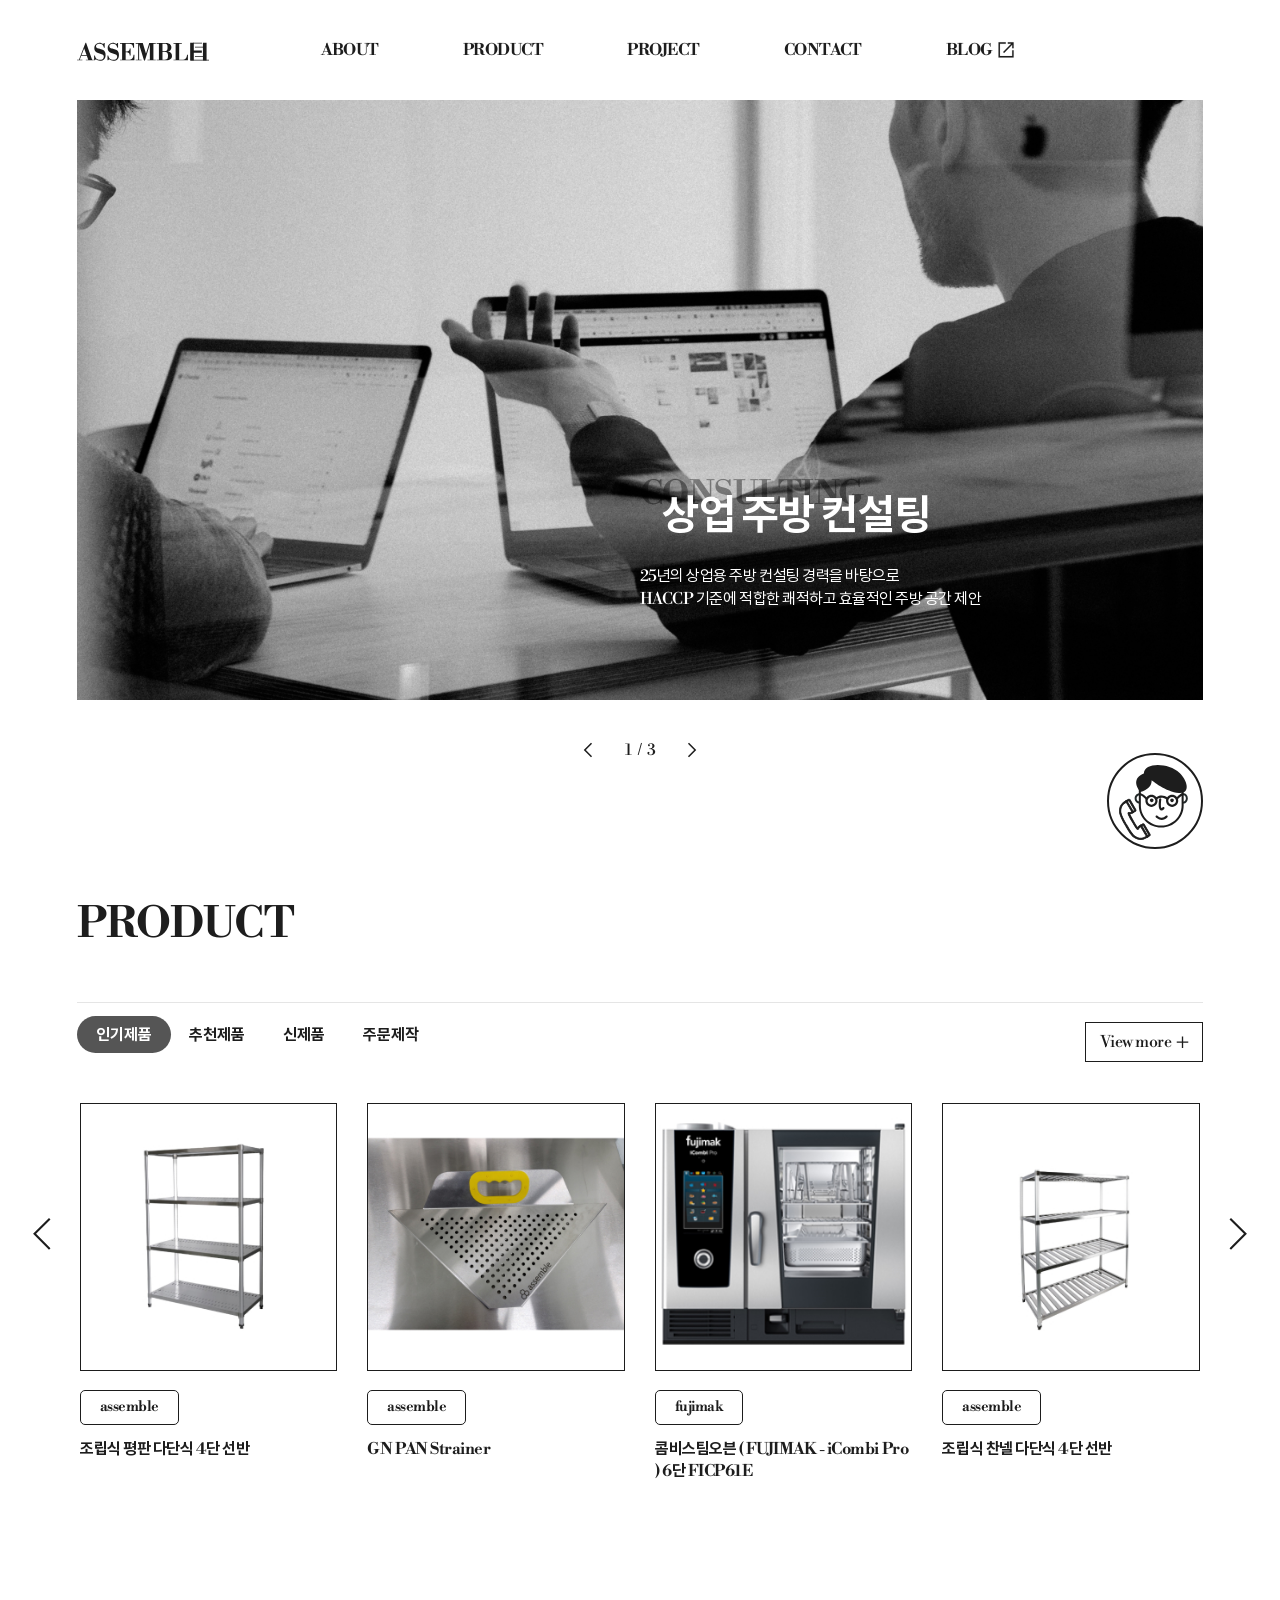
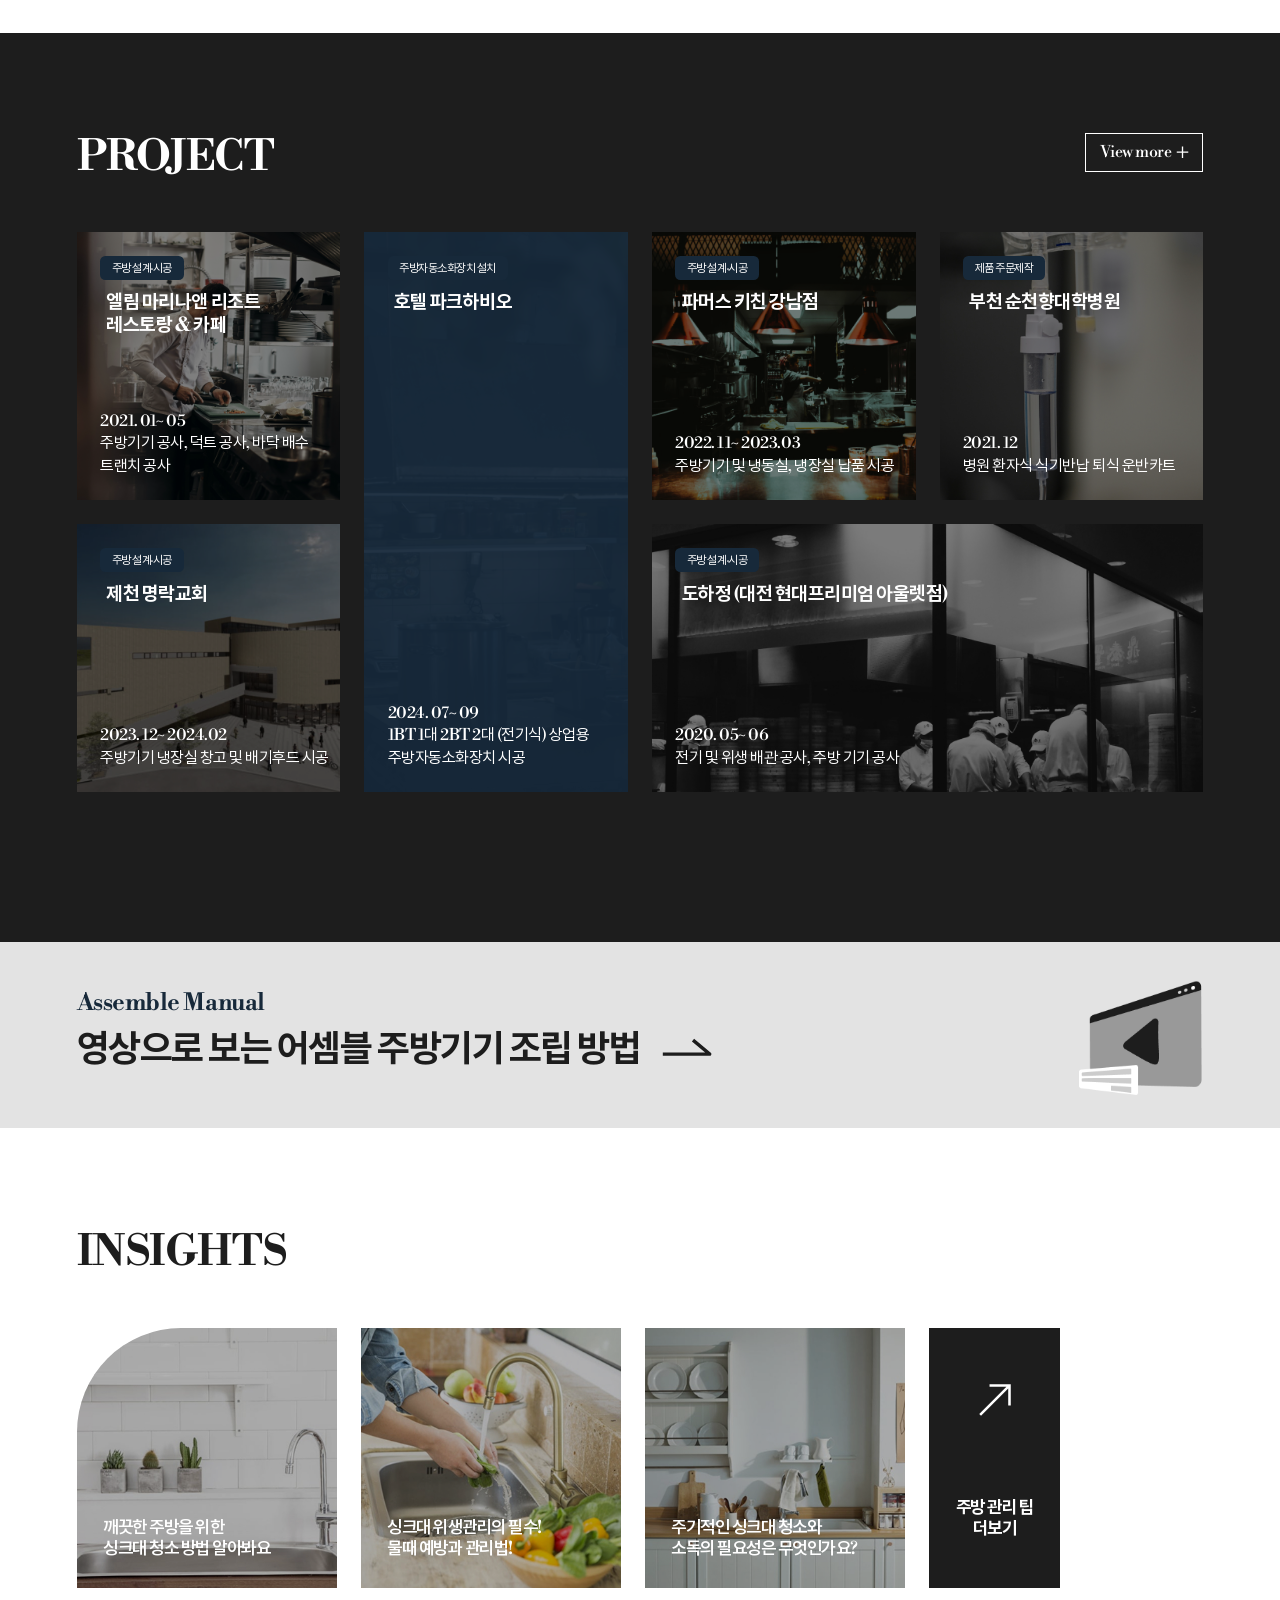
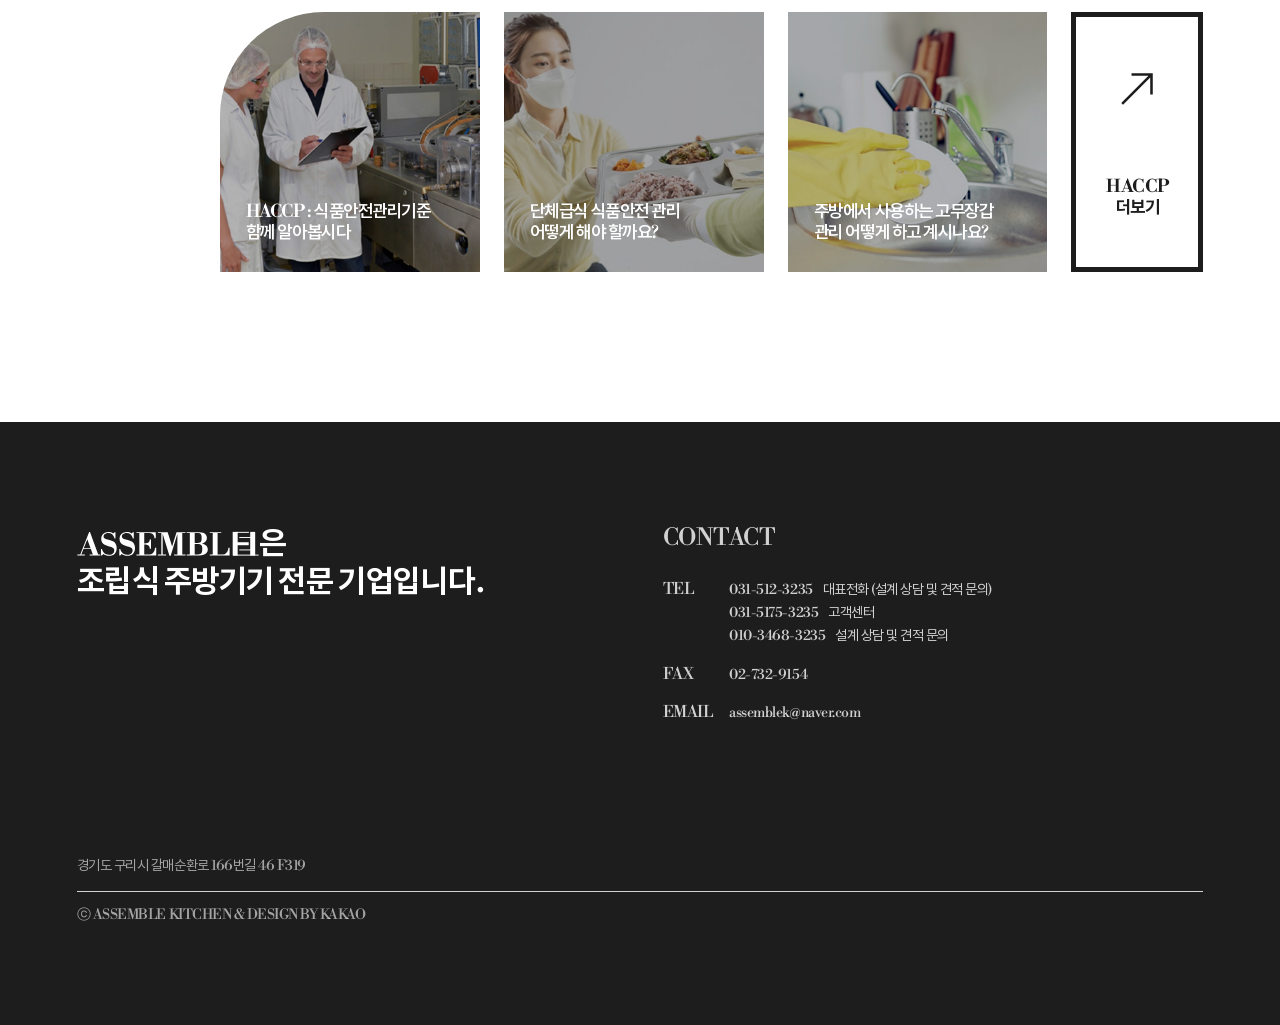
<file: assemble/index.html>
<!DOCTYPE html>
<html lang="ko">
<head>
    <meta charset="UTF-8">
    <meta name="viewport" content="width=device-width, initial-scale=1.0">

    <script src="js/swiper-bundle.min.js"></script> <!--swiper 라이브러리 js 호출-->
    <script src="js/jquery-3.7.1.min.js"></script> <!--jquery(라이브러리) js 호출-->
    <script src="js/main.js"></script> <!--javascript 호출-->
    <script src="js/common.js"></script> <!--javascript 호출-->

    <link rel="stylesheet" href="css/swiper-bundle.min.css"> <!--swiper 라이브러리 css (내 css보다 위에 배치 : 그래야 내가 css를 변경할 수 있음)-->
    <link rel="stylesheet" href="css/main.css"> <!--css 호출-->

    <link rel="shortcut icon" type="image/x-icoon" href="favicon.svg">
    <title>ASSEMBLE</title>
</head>
<body>
    <div class="skipnav">
        <a class="cnt" href="#skip_content">본문 바로가기</a> <!--내부링크-->
        <a class="menu" href="#skip_nav">주메뉴 바로가기</a>

    </div>
    <div id="wrap">
        <header>
            <div class="wrapper">
                <h1 class="logo"><a href="index.html">ASSEMBLE</a></h1>
                <nav class="gnb" id="skip_nav">
                    <button class="gnb_open">메뉴열기</button>
                    <div class="gnb_wrap">
                        <ul>
                            <li><a href="#n"><span>ABOUT</span></a></li>
                            <li><a href="#n"><span>PRODUCT</span></a></li>
                            <li><a href="#n"><span>PROJECT</span></a></li>
                            <li><a href="#n"><span>CONTACT</span></a></li>
                            <li class="blog"><a href="https://blog.naver.com/assemblek" target="_blank" title="새창열기"><span>BLOG</span></a></li>
                        </ul>
                    </div>
                    <button class="gnb_close">메뉴닫기</button>
                </nav><!--gnb-->
            </div>
        </header>
        <main class="container">
            <section class="visual" id="skip_content">
                <h2>팝업</h2>
                <div class="wrapper"> 
                    <div class="swiper">
                        <ul class="swiper-wrapper">
                            <li class="swiper-slide">
                                <div class="photo"><img src="images/visual_bg01.jpg" alt="컨설팅하는 사진"></div>
                                <div class="visual_txt">
                                    <h3><strong>상업 주방 컨설팅</strong>
                                        <span>CONSULTING</span>
                                    </h3>
                                    <p>25년의 상업용 주방 컨설팅 경력을 바탕으로 <br>HACCP 기준에 적합한 쾌적하고 효율적인 주방 공간 제안</p>
                                </div><!--visual_txt-->
                            </li>
                            <li class="swiper-slide">
                                <div class="photo"><img src="images/visual_bg02.jpg" alt="설계 도면 사진"></div>
                                <div class="visual_txt">
                                    <h3><strong>맞춤형 주방기기 주문제작</strong>
                                        <span>CUSTOM</span>
                                    </h3>
                                    <p>맞춤형 주방기기 주문 생산을 위한 현장 방문, 실측, 설계, <br>시공, 사후 관리까지 책임지는 원스탑 서비스 제공</p>
                                </div><!--visual_txt-->
                            </li>
                            <li class="swiper-slide">
                                <div class="photo"><img src="images/visual_bg03.jpg" alt="용접하는 사진"></div>
                                <div class="visual_txt">
                                    <h3><strong>조립식 주방기기 개발 및 생산</strong>
                                        <span>ASSEMBLING</span>
                                    </h3>
                                    <p>조립과 분해가 간편하여 이동, 보관 유지 관리 및 공간 활용이 탁월한 <br>조립식 주방기기 연구 개발 및 생산</p>
                                </div><!--visual_txt-->
                            </li>
                        </ul>
                    </div><!--swiper-->
                    <div class="ctrl_wrap">
                        <button class="prev">이전 팝업 보기</button>
                        <div class="paging"></div><!--현재팝업번호/전체팝업수-->
                        <button class="next">다음 팝업 보기</button>
                    </div>
                </div>
            </section><!--visual-->
            <section class="product">
                <div class="wrapper"> 
                    <div class="inner">
                        <h2>PRODUCT</h2>
                        <div class="tab_list">
                            <ul role="tablist">
                                <li data-tab="best" role="tab" class="best active"><button title="선택됨">인기제품</button></li>
                                <li data-tab="rec" role="tab" class="rec"><button>추천제품</button></li>
                                <li data-tab="new" role="tab" class="new"><button>신제품</button></li>
                                <li data-tab="custom" role="tab" class="custom"><button>주문제작</button></li>
                            </ul>
                        </div><!--tab_list-->
                        <div class="tab_content">
                            <div data-tab="best" role="tabpanel" class="tab_panel panel01 active">
                                <h3>인기제품</h3>
                                <div class="swiper">
                                    <ul class="swiper-wrapper">
                                        <li class="swiper-slide">
                                            <a href="#n">
                                                <div class="photo"><img src="images/product_best_img01.jpg" alt="제품 사진"></div>
                                                <strong class="assemble">assemble</strong>
                                                <span>조립식 평판 다단식 4단 선반</span>
                                            </a>
                                        </li>
                                        <li class="swiper-slide">
                                            <a href="#n">
                                                <div class="photo"><img src="images/product_best_img02.jpg" alt="제품 사진"></div>
                                                <strong class="assemble">assemble</strong>
                                                <span>GN PAN Strainer</span>
                                            </a>
                                        </li>
                                        <li class="swiper-slide">
                                            <a href="#n">
                                                <div class="photo"><img src="images/product_best_img03.jpg" alt="제품 사진"></div>
                                                <strong class="fujimak">fujimak</strong>
                                                <span>콤비스팀오븐 ( FUJIMAK - iCombi Pro ) 6단 FICP61E</span>
                                            </a>
                                        </li>
                                        <li class="swiper-slide">
                                            <a href="#n">
                                                <div class="photo"><img src="images/product_best_img04.jpg" alt="제품 사진"></div>
                                                <strong class="assemble">assemble</strong>
                                                <span>조립식 찬넬 다단식 4단 선반</span>
                                            </a>
                                        </li>
                                        <li class="swiper-slide">
                                            <a href="#n">
                                                <div class="photo"><img src="images/product_best_img05.jpg" alt="제품 사진"></div>
                                                <strong class="assemble">assemble</strong>
                                                <span>다용도 14단 시팬 카트 (캐비넷형)</span>
                                            </a>
                                        </li>
                                        <li class="swiper-slide">
                                            <a href="#n">
                                                <div class="photo"><img src="images/product_best_img06.jpg" alt="제품 사진"></div>
                                                <strong class="eak">eak</strong>
                                                <span>소형 4단 컨벡션 베이커리 오븐 EKF 423 M</span>
                                            </a>
                                        </li>
                                        <li class="swiper-slide">
                                            <a href="#n">
                                                <div class="photo"><img src="images/product_best_img07.jpg" alt="제품 사진"></div>
                                                <strong class="rinnai">rinnai</strong>
                                                <span>취반기 (가스자동밥솥)</span>
                                            </a>
                                        </li>
                                    </ul>
                                </div><!--swiper-->
                                <div class="btn_wrap">
                                    <button class="prev">이전 팝업 보기</button>
                                    <button class="next">다음 팝업 보기</button>
                                    <div class="more"><a href="#n">View more</a></div>
                                </div><!--btn_wrap-->
                            </div><!--tab_panel 01-->
                            <div data-tab="rec" role="tabpanel" class="tab_panel panel02">
                                <h3>추천제품</h3>
                                <div class="swiper">
                                    <ul class="swiper-wrapper">
                                        <li class="swiper-slide">
                                            <a href="#n">
                                                <div class="photo"><img src="images/product_rec_img01.jpg" alt="제품 사진"></div>
                                                <strong class="assemble">assemble</strong>
                                                <span>서비스 운반카</span>
                                            </a>
                                        </li>
                                        <li class="swiper-slide">
                                            <a href="#n">
                                                <div class="photo"><img src="images/product_rec_img02.jpg" alt="제품 사진"></div>
                                                <strong class="nerko">nerko</strong>
                                                <span>접시 운반카(Dish Cart)</span>
                                            </a>
                                        </li>
                                        <li class="swiper-slide">
                                            <a href="#n">
                                                <div class="photo"><img src="images/product_rec_img03.jpg" alt="제품 사진"></div>
                                                <strong class="nerko">nerko</strong>
                                                <span>폴리머(플라스틱) 다단식 선반</span>
                                            </a>
                                        </li>
                                        <li class="swiper-slide">
                                            <a href="#n">
                                                <div class="photo"><img src="images/product_rec_img04.jpg" alt="제품 사진"></div>
                                                <strong class="assemble">assemble</strong>
                                                <span>조립식 우드 논슬립 프리미엄 서빙카트- 3단 발티모 월넷</span>
                                            </a>
                                        </li>
                                        <li class="swiper-slide">
                                            <a href="#n">
                                                <div class="photo"><img src="images/product_rec_img05.jpg" alt="제품 사진"></div>
                                                <strong class="rinnai">rinnai</strong>
                                                <span>주물 회전국솥</span>
                                            </a>
                                        </li>
                                        <li class="swiper-slide">
                                            <a href="#n">
                                                <div class="photo"><img src="images/product_rec_img06.jpg" alt="제품 사진"></div>
                                                <strong class="assemble">assemble</strong>
                                                <span>조립식 플라스틱 3단 서빙카트 - 검정</span>
                                            </a>
                                        </li>
                                        <li class="swiper-slide">
                                            <a href="#n">
                                                <div class="photo"><img src="images/product_rec_img07.jpg" alt="제품 사진"></div>
                                                <strong class="assemble">assemble</strong>
                                                <span>조립식 우드 논슬립 고급형 서빙카트- 3단  레바다 오크</span>
                                            </a>
                                        </li>
                                    </ul>
                                </div><!--swiper-->
                                <div class="btn_wrap">
                                    <button class="prev">이전 팝업 보기</button>
                                    <button class="next">다음 팝업 보기</button>
                                    <div class="more"><a href="#n">View more</a></div>
                                </div><!--btn_wrap-->
                            </div><!--tab_panel 02-->
                            <div data-tab="new" role="tabpanel" class="tab_panel panel03">
                                <h3>신제품</h3>
                                <div class="swiper">
                                    <ul class="swiper-wrapper">
                                        <li class="swiper-slide">
                                            <a href="#n">
                                                <div class="photo"><img src="images/product_new_img01.jpg" alt="제품 사진"></div>
                                                <strong class="nerko">nerko</strong>
                                                <span>ICE Caddy 슬라이딩리드 아이스캐디</span>
                                            </a>
                                        </li>
                                        <li class="swiper-slide">
                                            <a href="#n">
                                                <div class="photo"><img src="images/product_new_img02.jpg" alt="제품 사진"></div>
                                                <strong class="nerko">nerko</strong>
                                                <span>ICE Caddy 슬라이딩리드 아이스캐디</span>
                                            </a>
                                        </li>
                                        <li class="swiper-slide">
                                            <a href="#n">
                                                <div class="photo"><img src="images/product_new_img03.jpg" alt="제품 사진"></div>
                                                <strong class="assemble">assemble</strong>
                                                <span>베이커리 팬 & G/N팬 운반카</span>
                                            </a>
                                        </li>
                                        <li class="swiper-slide">
                                            <a href="#n">
                                                <div class="photo"><img src="images/product_new_img04.jpg" alt="제품 사진"></div>
                                                <strong class="assemble">assemble</strong>
                                                <span>세정 작업대</span>
                                            </a>
                                        </li>
                                        <li class="swiper-slide">
                                            <a href="#n">
                                                <div class="photo"><img src="images/product_new_img05.jpg" alt="제품 사진"></div>
                                                <strong class="rinnai">rinnai</strong>
                                                <span>프리미엄 다단식 선반</span>
                                            </a>
                                        </li>
                                        <li class="swiper-slide">
                                            <a href="#n">
                                                <div class="photo"><img src="images/product_new_img06.jpg" alt="제품 사진"></div>
                                                <strong class="assemble">assemble</strong>
                                                <span>조립식 우드 논슬립 프리미엄 서빙카트-  3단 네츄럴 오크</span>
                                            </a>
                                        </li>
                                        <li class="swiper-slide">
                                            <a href="#n">
                                                <div class="photo"><img src="images/product_new_img07.jpg" alt="제품 사진"></div>
                                                <strong class="assemble">assemble</strong>
                                                <span>조립식 플라스틱 2단 서빙카트 - 그레이</span>
                                            </a>
                                        </li>
                                    </ul>
                                </div><!--swiper-->
                                <div class="btn_wrap">
                                    <button class="prev">이전 팝업 보기</button>
                                    <button class="next">다음 팝업 보기</button>
                                    <div class="more"><a href="#n">View more</a></div>
                                </div><!--btn_wrap-->
                            </div><!--tab_panel 03-->
                            <div data-tab="custom" role="tabpanel" class="tab_panel panel04">
                                <h3>주문제작</h3>
                                <div class="swiper">
                                    <ul class="swiper-wrapper">
                                        <li class="swiper-slide">
                                            <a href="#n">
                                                <div class="photo"><img src="images/product_custom_img01.jpg" alt="제품 사진"></div>
                                                <strong class="assemble">assemble</strong>
                                                <span>병원 배선카 & 배식카트</span>
                                            </a>
                                        </li>
                                        <li class="swiper-slide">
                                            <a href="#n">
                                                <div class="photo"><img src="images/product_custom_img02.jpg" alt="제품 사진"></div>
                                                <strong class="assemble">assemble</strong>
                                                <span>그릴 790</span>
                                            </a>
                                        </li>
                                        <li class="swiper-slide">
                                            <a href="#n">
                                                <div class="photo"><img src="images/product_custom_img03.jpg" alt="제품 사진"></div>
                                                <strong class="assemble">assemble</strong>
                                                <span>베이커리 팬 & G/N팬 운반카</span>
                                            </a>
                                        </li>
                                        <li class="swiper-slide">
                                            <a href="#n">
                                                <div class="photo"><img src="images/product_custom_img04.jpg" alt="제품 사진"></div>
                                                <strong class="assemble">assemble</strong>
                                                <span>3줄 시팬(쟁반) 오픈카트</span>
                                            </a>
                                        </li>
                                        <li class="swiper-slide">
                                            <a href="#n">
                                                <div class="photo"><img src="images/product_custom_img05.jpg" alt="제품 사진"></div>
                                                <strong class="assemble">assemble</strong>
                                                <span>오픈 작업대찬장</span>
                                            </a>
                                        </li>
                                        <li class="swiper-slide">
                                            <a href="#n">
                                                <div class="photo"><img src="images/product_custom_img06.jpg" alt="제품 사진"></div>
                                                <strong class="assemble">assemble</strong>
                                                <span>2단 작업대</span>
                                            </a>
                                        </li>
                                        <li class="swiper-slide">
                                            <a href="#n">
                                                <div class="photo"><img src="images/product_custom_img07.jpg" alt="제품 사진"></div>
                                                <strong class="assemble">assemble</strong>
                                                <span>1단 벽반</span>
                                            </a>
                                        </li>
                                    </ul>
                                </div><!--swiper-->
                                <div class="btn_wrap">
                                    <button class="prev">이전 팝업 보기</button>
                                    <button class="next">다음 팝업 보기</button>
                                    <div class="more"><a href="#n">View more</a></div>
                                </div><!--btn_wrap-->
                            </div><!--tab_panel 03-->
                        </div><!--tab_content-->
                    </div>
                </div>
            </section><!--product-->
            <section class="project">
                <div class="wrapper"> 
                    <h2>PROJECT</h2>
                    <div class="inner">
                        <div class="list">
                            <div class="box list01">
                                <a href="#n">
                                    <div class="photo"><img src="images/project_img01.jpg" alt="시공사례 사진"></div>
                                    <div class="project_txt_t">
                                        <strong>주방 설계·시공</strong>
                                        <h3>엘림 마리나앤 리조트 레스토랑 & 카페</h3>
                                    </div><!--project_txt_t-->
                                    <div class="project_txt_b">
                                        <span>2021. 01~ 05</span>
                                        <p>주방기기 공사, 덕트 공사, 바닥 배수 트랜치 공사</p>
                                    </div><!--project_txt_b-->
                                </a>        
                            </div><!--box list01-->
                            <div class="box list02">
                                <a href="#n">
                                    <div class="photo"><img src="images/project_img02.jpg" alt="시공사례 사진"></div>
                                    <div class="project_txt_t">
                                        <strong>주방자동소화장치 설치</strong>
                                        <h3>호텔 파크하비오</h3>
                                    </div><!--project_txt_t-->
                                    <div class="project_txt_b">
                                        <span>2024. 07~ 09</span>
                                        <p>1BT 1대 2BT 2대 (전기식) 상업용 주방자동소화장치 시공</p>
                                    </div><!--project_txt_b-->
                                </a>
                            </div><!--box list02-->
                            <div class="box list03">
                                <a href="#n">
                                    <div class="photo"><img src="images/project_img03.jpg" alt="시공사례 사진"></div>
                                    <div class="project_txt_t">
                                        <strong>주방 설계·시공</strong>
                                        <h3>파머스 키친 강남점</h3>
                                    </div><!--project_txt_t-->
                                    <div class="project_txt_b">
                                        <span>2022. 11~ 2023.03</span>
                                        <p>주방기기 및 냉동실, 냉장실 납품 시공</p>
                                    </div><!--project_txt_b-->
                                </a>
                            </div><!--box list03-->
                            <div class="box list04">
                                <a href="#n">
                                    <div class="photo"><img src="images/project_img04.jpg" alt="시공사례 사진"></div>
                                    <div class="project_txt_t">
                                        <strong>제품 주문제작</strong>
                                        <h3>부천 순천향대학병원</h3>
                                    </div><!--project_txt_t-->
                                    <div class="project_txt_b">
                                        <span>2021. 12</span>
                                        <p>병원 환자식 식기반납 퇴식 운반카트</p>
                                    </div><!--project_txt_b-->
                                </a>
                            </div><!--box list04-->
                            <div class="box list05">
                                <a href="#n">
                                    <div class="photo"><img src="images/project_img05.jpg" alt="시공사례 사진"></div>
                                    <div class="project_txt_t">
                                        <strong>주방 설계·시공 </strong>
                                        <h3>제천 명락교회</h3>
                                    </div><!--project_txt_t-->
                                    <div class="project_txt_b">
                                        <span>2023. 12~ 2024.02</span>
                                        <p>주방기기 냉장실 창고 및 배기후드 시공</p>
                                    </div><!--project_txt_b-->
                                </a>
                            </div><!--box list05-->
                            <div class="box list06">
                                <a href="#n">
                                    <div class="photo"><img src="images/project_img06.jpg" alt="시공사례 사진"></div>
                                    <div class="project_txt_t">
                                        <strong>주방 설계·시공 </strong>
                                        <h3>도하정 (대전 현대프리미엄 아울렛점)</h3>
                                    </div><!--project_txt_t-->
                                    <div class="project_txt_b">
                                        <span>2020. 05~ 06</span>
                                        <p>전기 및 위생 배관 공사, 주방 기기 공사</p>
                                    </div><!--project_txt_b-->
                                </a>
                            </div><!--box list06-->
                        </div><!--list-->
                    </div><!--inner-->
                    <div class="more"><a href="#n">View more</a></div>
                </div><!--wrapper-->
            </section><!--project-->

            <section class="banner">    
                <div class="wrapper">
                    <a href="#n">
                        <span>Assemble Manual</span>
                        <h2>영상으로 보는 어셈블 주방기기 조립 방법</h2>
                        <div class="ai"><img src="images/banner_img.png" alt="유튜브 모양 동영상 일러스트"></div>
                    </a>
                </div>
            </section><!--banner-->
            <section class="insights">
                <div class="wrapper">
                    <h2>INSIGHTS</h2>
                    <div class="inner">
                        <div class="tip">
                            <h3>주방 관리 팁</h3> <!--웹접근성 때문에.. css에서 숨김처리할 것임-->
                            <div class="list">
                                <div class="swiper"> <!-- 팝업의 높이와 너비를 css에서 줄 수 있는 요소 -->
                                    <ul class="swiper-wrapper"> 
                                        <li class="swiper-slide">
                                            <a href="#n">
                                                <div class="photo"><img src="images/insights_tip_img01.jpg" alt="주방관리팁사진"></div>
                                                <h4>깨끗한 주방을 위한<br>싱크대 청소 방법 알아봐요</h4>
                                            </a>
                                        </li>
                                        <li class="swiper-slide">
                                            <a href="#n">
                                                <div class="photo"><img src="images/insights_tip_img02.jpg" alt="주방관리팁사진"></div>
                                                <h4>싱크대 위생관리의 필수!<br>물때 예방과 관리법!</h4>
                                            </a>
                                        </li>
                                        <li class="swiper-slide">
                                            <a href="#n">
                                                <div class="photo"><img src="images/insights_tip_img03.jpg" alt="주방관리팁사진"></div>
                                                <h4>주기적인 싱크대 청소와<br>소독의 필요성은 무엇인가요?</h4>
                                            </a>
                                        </li>
                                        <li class="swiper-slide">
                                            <a href="#n">
                                                <div class="photo"><img src="images/insights_tip_img04.jpg" alt="주방관리팁사진"></div>
                                                <h4>주방 공간 활용 극대화하기!<br>주방 수납 꿀팁 알아봐요</h4>
                                            </a>
                                        </li>
                                        <li class="swiper-slide">
                                            <a href="#n">
                                                <div class="photo"><img src="images/insights_tip_img05.jpg" alt="주방관리팁사진"></div>
                                                <h4>기름때 많은 주방 후드<br>청결하게 관리하는 방법</h4>
                                            </a>
                                        </li>
                                    </ul>
                                </div>
                            </div><!--list-->
                            <div class="more"><a href="#n"><span>주방 관리 팁 <br>더보기</span></a></div><!--more-->
                        </div><!--tip-->
                        <div class="haccp">
                            <h3>HACCP(식품안전관리기준)</h3> <!--웹접근성 때문에.. css에서 숨김처리할 것임-->
                            <div class="list"> 
                                <div class="swiper"> <!-- 팝업의 높이와 넓이를 css에서 줄 수 있는 요소 -->
                                    <ul class="swiper-wrapper"> 
                                        <li class="swiper-slide">
                                            <a href="#n">
                                                <div class="photo"><img src="images/insights_haccp_img01.jpg" alt="주방관리팁사진"></div>
                                                <h4>HACCP : 식품안전관리기준<br>함께 알아봅시다</h4>
                                            </a>
                                        </li>
                                        <li class="swiper-slide">
                                            <a href="#n">
                                                <div class="photo"><img src="images/insights_haccp_img02.jpg" alt="주방관리팁사진"></div>
                                                <h4>단체급식 식품안전 관리<br>어떻게 해야 할까요?</h4>
                                            </a>
                                        </li>
                                        <li class="swiper-slide">
                                            <a href="#n">
                                                <div class="photo"><img src="images/insights_haccp_img03.jpg" alt="주방관리팁사진"></div>
                                                <h4>주방에서 사용하는 고무장갑<br>관리 어떻게 하고 계시나요?</h4>
                                            </a>
                                        </li>
                                        <li class="swiper-slide">
                                            <a href="#n">
                                                <div class="photo"><img src="images/insights_haccp_img04.jpg" alt="주방관리팁사진"></div>
                                                <h4>주방기기 칼 도마 소독기<br>소개해요</h4>
                                            </a>
                                        </li>
                                        <li class="swiper-slide">
                                            <a href="#n">
                                                <div class="photo"><img src="images/insights_haccp_img05.jpg" alt="주방관리팁사진"></div>
                                                <h4>행주 세균 수치<br>생각보다 높습니다</h4>
                                            </a>
                                        </li>
                                    </ul>
                                </div><!--swiper-->
                            </div><!--list-->
                            <div class="more"><a href="#n"><span>HACCP <br>더보기</span></a></div><!--more-->
                        </div><!--haccp-->
                    </div><!--inner-->
                </div><!--wrapper-->
            </section>
        </main>
        <footer>
            <div class="wrapper">
                <h2>사이트 정보</h2>
                <div class="inner">
                    <div class="slogan"><span class="f_logo"></span>은 <br>조립식 주방기기 전문 기업입니다.</div>
                    <div class="contact_txt">
                        <h3>CONTACT</h3>
                        <div class="group tel">
                            <strong>TEL</strong>
                            <ul>
                                <li><span>031-512-3235</span><span>대표전화 (설계 상담 및 견적 문의)</span></li>
                                <li><span>031-5175-3235</span><span>고객센터</span></li>
                                <li><span>010-3468-3235</span><span>설계 상담 및 견적 문의</span></li>
                            </ul>
                        </div><!--tel-->
                        <div class="group fax">
                            <strong>FAX</strong>
                            <span>02-732-9154</span>
                        </div>
                        <div class="group email">
                            <strong>EMAIL</strong>
                            <span>assemblek@naver.com</span>
                        </div>
                    </div><!--contact_txt-->
                </div><!--inner-->
                <address>경기도 구리시 갈매순환로 166번길 46 F319</address>
                <div class="copyright">ⓒ ASSEMBLE KITCHEN & DESIGN BY KAKAO</div>
            </div><!--wrapper-->
        </footer>
        <div class="contact_bnt"><a href="#n"><img src="images/contact_bnt_img.svg" alt="어셈블 문의 페이지 이동 버튼"><span>Contact</span></a></div><!--contact_bnt-->
    </div><!--wrap-->
</body>
</html>
</file>
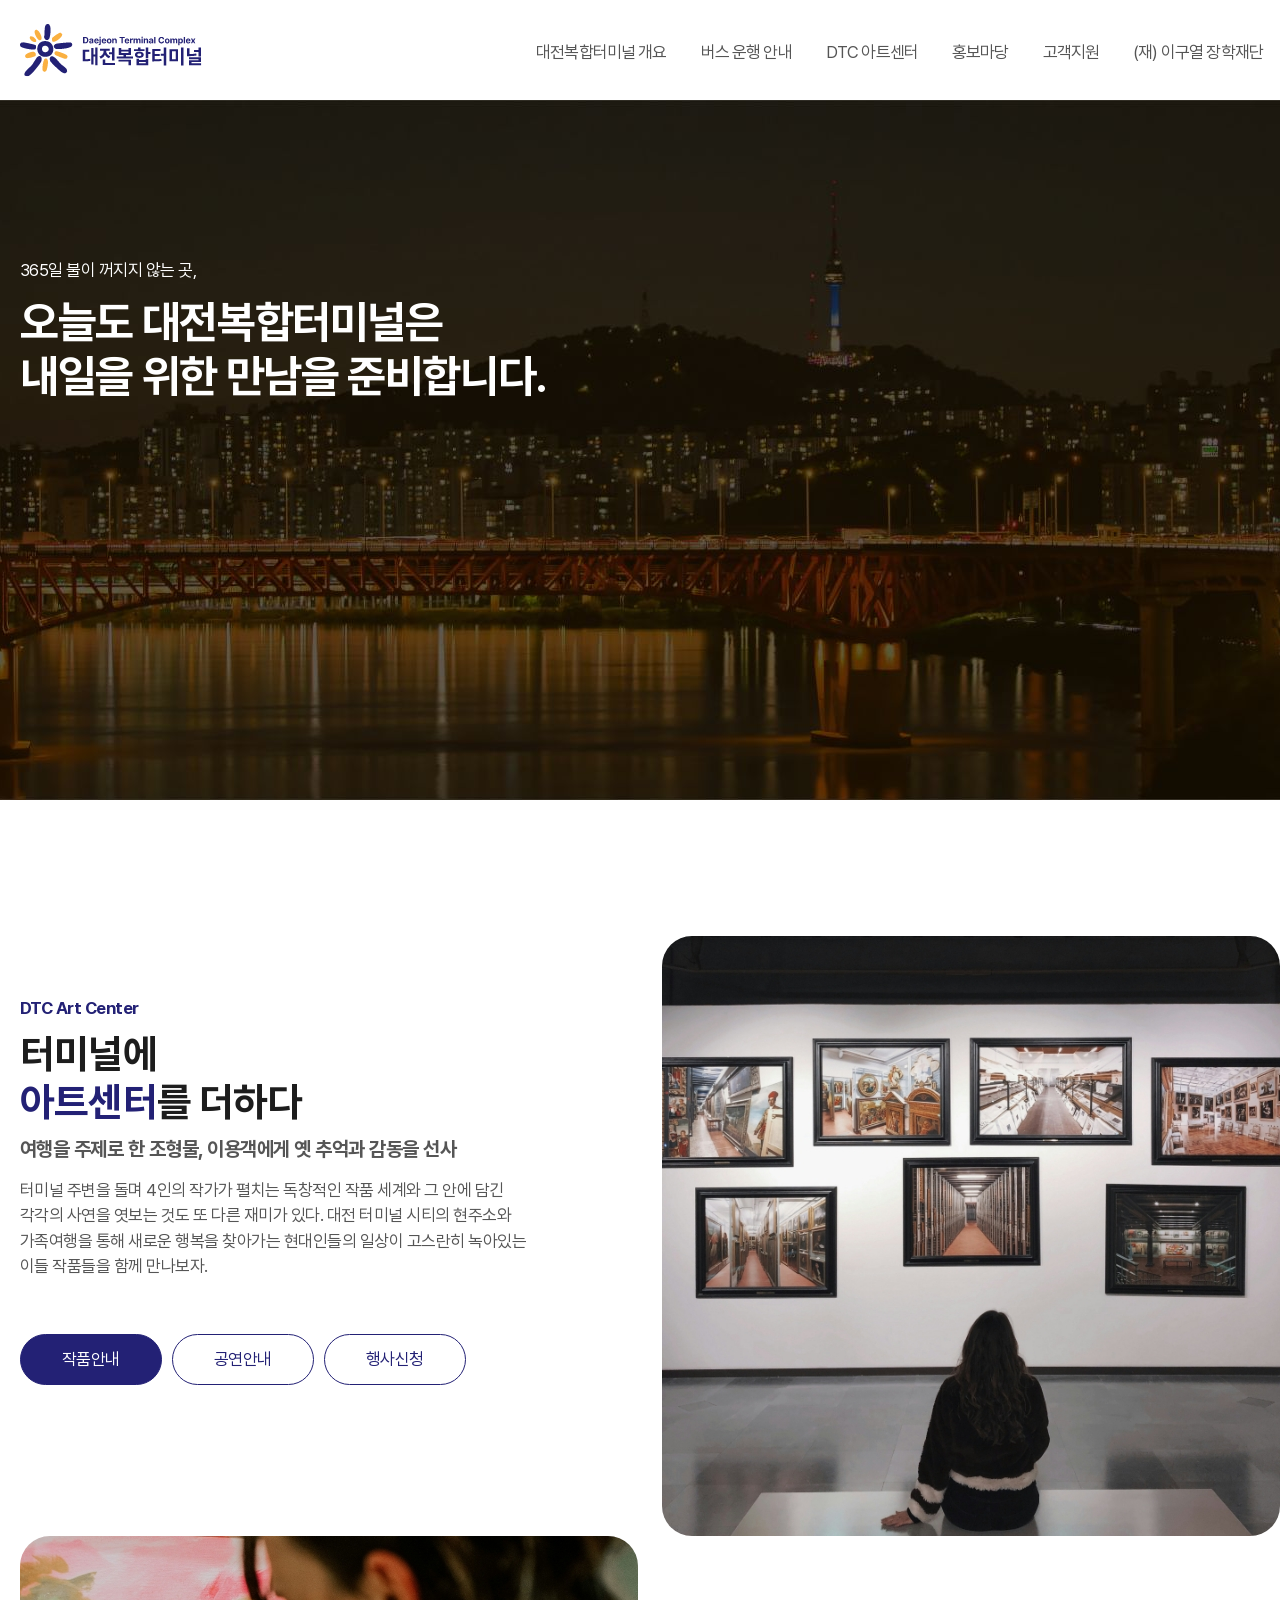
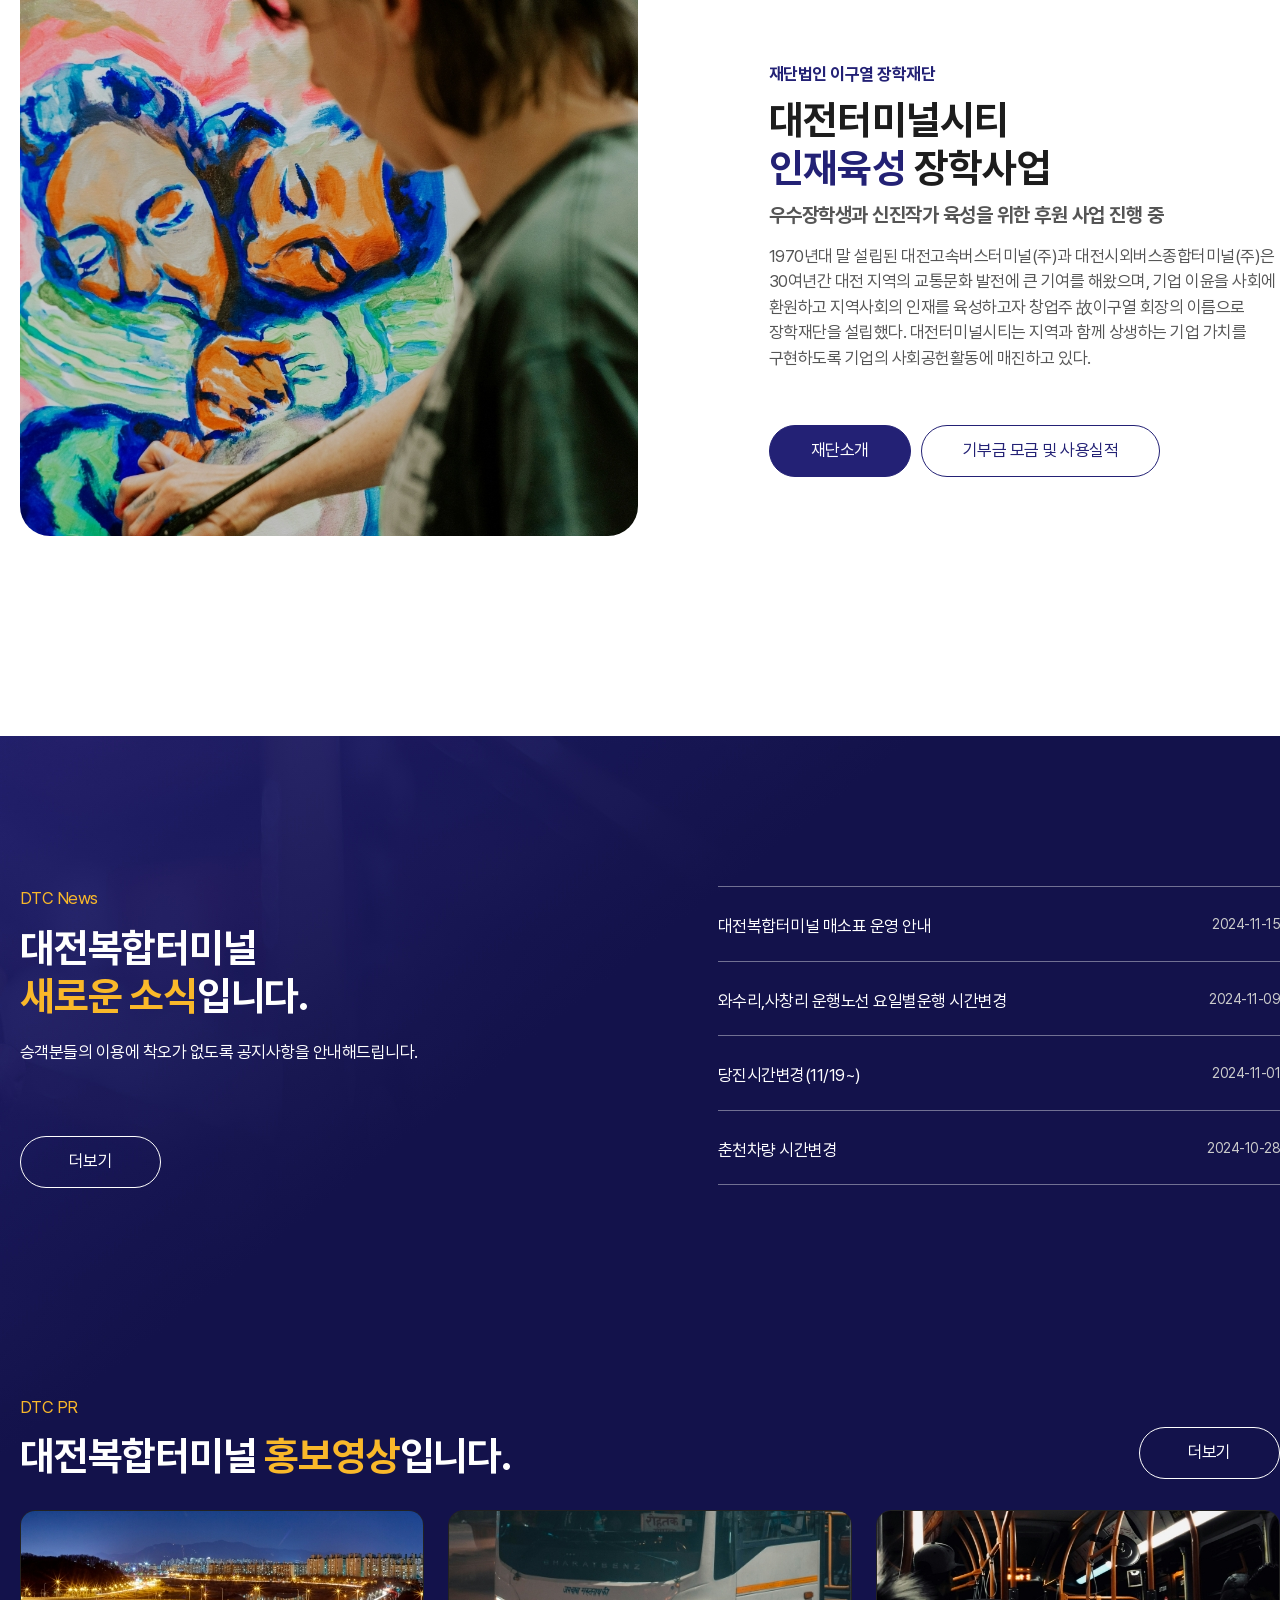
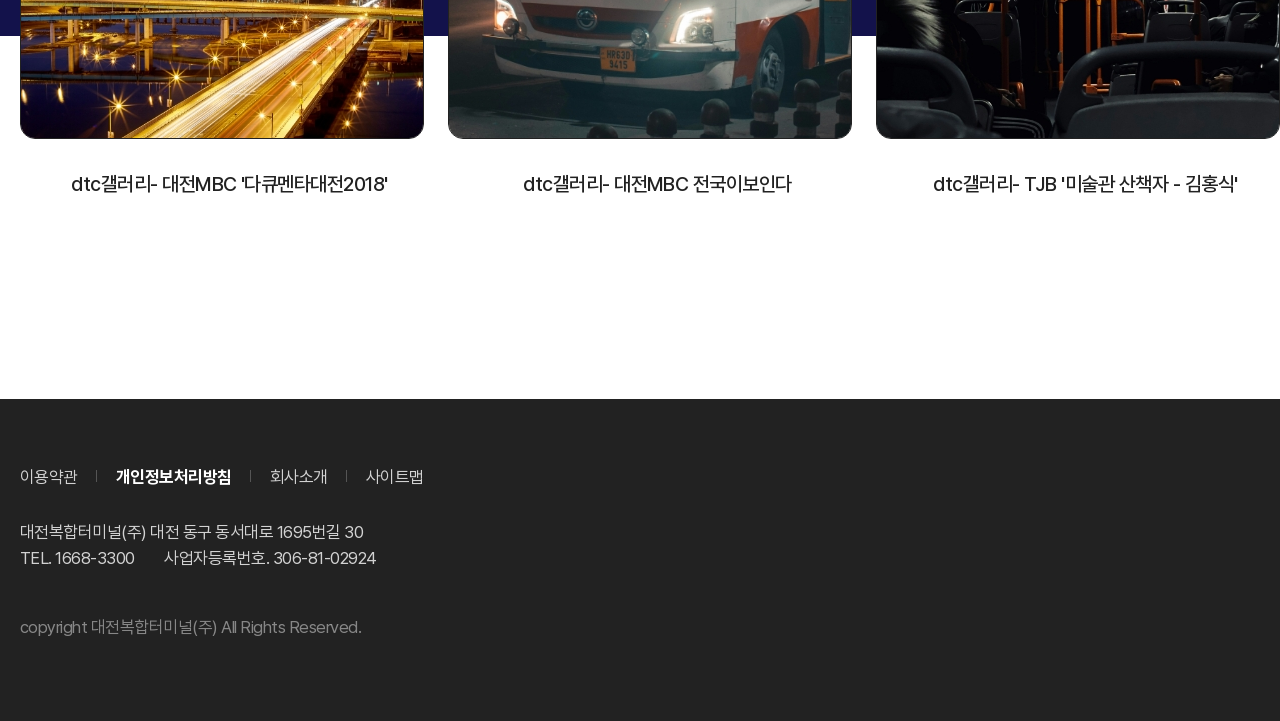
<file: uw_d/djbus/index.html>
<!DOCTYPE html>
<html lang="ko">
<head>
    <meta charset="UTF-8">
    <meta name="viewport" content="width=device-width, initial-scale=1.0">
    <link rel="stylesheet" href="css/main.css">
    <link rel="shortcut icon" type="image/x-icoon" href="favicon.svg">
    <title>대전복합터미널 개편</title>
</head>
<body>
    <div id="wrap">
        <header>
            <div class="wrapper">
                <h1 class="logo"><a href="index.html"><img src="images/logo.png" alt="대전복합터미널 로고"></a></h1>
                <nav class="gnb">
                    <ul>
                        <li><a href="#n">대전복합터미널 개요</a></li>
                        <li><a href="#n">버스 운행 안내</a></li>
                        <li><a href="#n">DTC 아트센터</a></li>
                        <li><a href="#n">홍보마당</a></li>
                        <li><a href="#n">고객지원</a></li>
                        <li><a href="#n">(재) 이구열 장학재단</a></li>
                    </ul>
                </nav>
            </div>
        </header><!--header-->
        <main class="container">
            <section class="visual">
                <div class="wrapper">
                    <strong>365일 불이 꺼지지 않는 곳,</strong>
                    <h2>오늘도 대전복합터미널은<br>내일을 위한 만남을 준비합니다.</h2>
                </div><!--wrapper-->
            </section><!--visual-->
            <section class="int">
                <div class="wrapper">
                    <div class="txt_left">
                        <div class="inner">
                            <strong>DTC Art Center</strong>
                            <h2>터미널에<br><em>아트센터</em>를 더하다</h2>
                            <h3>여행을 주제로 한 조형물, 이용객에게 옛 추억과 감동을 선사</h3>
                            <p>터미널 주변을 돌며 4인의 작가가 펼치는 독창적인 작품 세계와 그 안에 담긴 각각의 사연을 엿보는 것도 또 다른 재미가 있다. 대전 터미널 시티의 현주소와 가족여행을 통해 새로운 행복을 찾아가는 현대인들의 일상이 고스란히 녹아있는 이들 작품들을 함께 만나보자.</p>
                            <div class="more">
                                <a href="#n" class="point">작품안내</a>
                                <a href="#n">공연안내</a>
                                <a href="#n">행사신청</a>
                            </div>
                        </div><!--inner-->
                        <div class="photo"><img src="images/int_img1.jpg" alt="아트센터사진"></div><!--photo-->
                    </div><!--txt_left-->
                    <div class="txt_right">
                        <div class="photo"><img src="images/int_img2.jpg" alt="장학재단사진"></div><!--photo-->
                        <div class="inner">
                            <strong>재단법인 이구열 장학재단</strong>
                            <h2>대전터미널시티<br><em>인재육성 </em>장학사업</h2>
                            <h3>우수장학생과 신진작가 육성을 위한 후원 사업 진행 중</h3>
                            <p>1970년대 말 설립된 대전고속버스터미널(주)과 대전시외버스종합터미널(주)은 30여년간 대전 지역의 교통문화 발전에 큰 기여를 해왔으며, 기업 
                                이윤을 사회에 환원하고 지역사회의 인재를 육성하고자 창업주 故이구열 회장의 이름으로 장학재단을 설립했다. 대전터미널시티는 지역과 함께 상생하는 기업 가치를 구현하도록 기업의 사회공헌활동에 매진하고 있다.</p>
                            <div class="more">
                                <a href="#n" class="point">재단소개</a>
                                <a href="#n">기부금 모금 및 사용실적</a>
                            </div>
                        </div><!--inner-->
                    </div><!--txt_right-->
                </div><!--wrapper-->
            </section><!--int-->
            <section class="pr">
                <div class="wrapper">
                    <div class="news">
                        <div class="tit">
                            <strong>DTC News</strong>
                            <h2>대전복합터미널<br><em>새로운 소식</em>입니다.</h2>
                            <p>승객분들의 이용에 착오가 없도록 공지사항을 안내해드립니다.</p>
                        </div><!--tit-->
                        <div class="list">
                            <ul>
                                <li>
                                    <a href="#n">
                                        <h3>대전복합터미널 매소표 운영 안내</h3>
                                        <span>2024-11-15</span>
                                    </a>
                                </li>
                                <li>
                                    <a href="#n">
                                        <h3>와수리,사창리 운행노선 요일별운행 시간변경</h3>
                                        <span>2024-11-09</span>
                                    </a>
                                </li>
                                <li>
                                    <a href="#n">
                                        <h3>당진시간변경(11/19~)</h3>
                                        <span>2024-11-01</span>
                                    </a>
                                </li>
                                <li>
                                    <a href="#n">
                                        <h3>춘천차량 시간변경</h3>
                                        <span>2024-10-28</span>
                                    </a>
                                </li>
                            </ul>
                        </div><!--list-->
                        <!-- 최근 소식을 보여주고 더보고 싶으면 더보기를 누름.
                            그래서 html코딩 순서도 최근 소식이 나오고 더보기 버튼이 존재해야함 -->
                        <div class="more"><a href="#n">더보기</a></div>
                    </div><!--news-->
                    <div class="video">
                        <div class="tit">
                            <strong>DTC PR</strong>
                            <h2>대전복합터미널 <em>홍보영상</em>입니다.</h2>
                        </div><!--tit-->
                        <div class="list">
                            <ul>
                                <li>
                                    <a href="#n">
                                        <div class="photo"><img src="images/video_img1.jpg" alt="차가 지나다니는 것을 장노출로 촬영한 교차로 야경 사진"></div>
                                        <h3>dtc갤러리- 대전MBC '다큐멘타대전2018'</h3>
                                    </a>
                                </li>
                                <li>
                                    <a href="#n">
                                        <div class="photo"><img src="images/video_img2.jpg" alt=" 버스 앞부분 사진"></div>
                                        <h3>dtc갤러리- 대전MBC 전국이보인다</h3>
                                    </a>
                                </li>
                                <li>
                                    <a href="#n">
                                        <div class="photo"><img src="images/video_img3.jpg" alt="버스 내부 사진"></div>
                                        <h3>dtc갤러리- TJB '미술관 산책자 - 김홍식'</h3>
                                    </a>
                                </li>
                            </ul>
                        </div><!--list-->
                        <div class="more"><a href="#n">더보기</a></div>
                    </div><!--video-->
                </div><!--wrapper-->
            </section><!--pr-->
        </main>
        <footer>
            <div class="wrapper">
                <div class="f_nav">
                    <ul>
                        <li><a href="#n">이용약관</a></li>
                        <li class="privacy"><a href="#n">개인정보처리방침</a></li>
                        <li><a href="#n">회사소개</a></li>
                        <li><a href="#n">사이트맵</a></li>
                    </ul>
                </div>
                <div class="f_info">
                    <address>대전복합터미널(주) 대전 동구 동서대로 1695번길 30</address>
                    <span>TEL. 1668-3300</span>
                    <span>사업자등록번호. 306-81-02924</span>
                </div>
                <div class="copyright">copyright 대전복합터미널(주) All Rights Reserved.</div>
            </div>
        </footer><!--footer-->
    </div>
</body>
</html>
</file>
<file: assemble/css/main.css>
/*
 * main.css
 * 메인페이지에만 적용되는 스타일 입력,
 * 다른 css import 
 */
 @import url(default.css);
 @import url(font.css);
 @import url(common.css);
 @import url(layout.css);
 
main.container {
    padding: 100px 0 0 0;
}
/***------visual 시작-------*****/
.visual {
    position: relative;  /* ctrl_wrap 정렬의 기준 */
}
.visual h2 {
    display: none;  /* 숨김 */
}
.visual .swiper ul li {
    position: relative; /* .visual_txt 정렬의 기준 */
}
.visual .swiper ul li .photo {
    overflow: hidden;
    height: 750px;
}
.visual .swiper ul li .photo img {
    width: 100%;
    height: 100%;
    object-fit: cover;
}
.visual .swiper ul li .visual_txt {
    position: absolute; /*li를 기준으로 정렬*/
    left: 50%;
    bottom: 15%;
    color: #fff;
}
.visual .swiper ul li .visual_txt h3 {
    margin: 0 0 1.4118em 1.4118em; /*24px 기준 :17px*/
    z-index: 10;
}
.visual .swiper ul li .visual_txt h3 strong {
    position: relative; /*span의 기준의 정렬*/
    font-size: 2.6471rem; /*45px 기준:17px*/
    font-weight: 700;
    line-height: 1.2;
    z-index: 10;
}
.visual .swiper ul li .visual_txt h3 span {
    position: absolute;  /*strong를 기준으로 정렬*/
    left: 0;
    top: -17px;
    font-size: 2.0588rem;  /*35px 기준:17px*/
    font-weight: 700;
    line-height: 1.2;
    color: rgba(0,0,0,0.4);
}
.visual .ctrl_wrap {
    height: 100px;
    display: flex;
    justify-content: center;
    align-items: center;
}
.visual .ctrl_wrap .paging span {
    margin: 0 4px;
}
.visual .ctrl_wrap .prev { /*화살표 아이콘*/
    margin-right: 24px;
    font-size: 0;
    line-height: 0;
    width: 18px; /*18px 기준:17px*/
    height: 18px;
    background-image: url("data:image/svg+xml,%3Csvg width='18' height='18' viewBox='0 0 18 18' fill='none' xmlns='http://www.w3.org/2000/svg'%3E%3Cpath d='M11.9883 1.7597L13.0527 2.82414L6.87686 9.00001L13.0527 15.1759L11.9883 16.2403L4.74798 9.00001L11.9883 1.7597Z' fill='%231D1D1D'/%3E%3C/svg%3E%0A");
    background-repeat: no-repeat;
    background-position: center center;
    background-size: contain;
}
.visual .ctrl_wrap .next { /*화살표 아이콘*/
    margin-left: 24px;
    font-size: 0;
    line-height: 0;
    width: 18px; /*18px 기준:17px*/
    height: 18px;
    background-image: url("data:image/svg+xml,%3Csvg width='18' height='18' viewBox='0 0 18 18' fill='none' xmlns='http://www.w3.org/2000/svg'%3E%3Cpath d='M6.0117 16.2403L4.94727 15.1759L11.1231 8.99999L4.94727 2.82411L6.0117 1.75967L13.252 8.99999L6.0117 16.2403Z' fill='%231D1D1D'/%3E%3C/svg%3E%0A");
    background-repeat: no-repeat;
    background-position: center center;
    background-size: contain;
}
.swiper-horizontal>.swiper-pagination-bullets, .swiper-pagination-bullets.swiper-pagination-horizontal, .swiper-pagination-custom, .swiper-pagination-fraction {
    width: auto;
}
@media screen and (max-width:1440px){ /*16px*/
    .visual .swiper ul li .photo {
        height: 600px;
    }
} /* @media */
@media screen and (max-width:1024px){ /*15px*/
    .visual .ctrl_wrap {
        height: 80px;
    }
    .visual .swiper ul li .photo {
        height: 420px;
    }
    .visual .swiper ul li .visual_txt h3 {
        margin: 0 0 1em 1em; /*15px 기준 :15px*/
    }
    .visual .swiper ul li .visual_txt h3 strong {
        font-size: 2rem;/*30px 기준:15px*/
    }
    .visual .swiper ul li .visual_txt h3 span {
        font-size: 2rem;/*30px 기준:15px*/
    }
} /* @media */
/* mobile 버전 css */
@media screen and (max-width:768px){ /*14px*/
    .visual .swiper ul li .visual_txt {
        left: 10%;
    }
    .visual .swiper ul li .visual_txt p br {
        display: none;
    }
    .visual .swiper ul li .visual_txt {
        margin: 0 30px 0 0;
    }
} /* @media */
@media screen and (max-width:380px){ /*13px*/
    .visual .swiper ul li .photo {
        height: 400px;
    }
    .visual .swiper ul li .visual_txt h3 {
        margin: 0 0 0.6923em 0.6923em; /*9px 기준:13px*/
    }
    .visual .swiper ul li .visual_txt h3 strong {
        font-size: 1.6923rem; /*22px 기준:13px*/
    }
    .visual .swiper ul li .visual_txt h3 span {
        font-size: 1.3846rem; /*18px 기준:13px*/
        top: -10px;
    }
} /* @media */
/***------visual 끝-------*****/


/***------product 시작-------*****/
.product {
    margin: 150px 0 200px 0;
}
.product .wrapper {
    position: relative; /*prev, next의 정렬의 기준*/
}
.product h2 {
    font-size: 2.65rem; /*45px 기준:17px*/
    font-weight: 700;
    line-height: 1.2;
    margin-bottom: 1.16em; /*52px 기준:45px*/
    position: relative; /*before의 정렬의 기준*/
}
.product h2::before { /*선*/
    content: "";
    position: absolute; /*h2를 기준으로 정렬*/
    left: 0;
    bottom: -52px;
    width: 100%;
    height: 1px;
    background-color: rgba(0,0,0,0.1);
}
.product .tab_list {
    overflow-x: auto;/* ul의 넓이가 tab_list보다 크면 - 메뉴가 한줄에 표시가 안될 것 같으면 가로 스크롤바 생성 */
    width: 100%;
}
.product .tab_list ul {
    display: flex;
    margin: 1em 0 1em 0;
}
.product .tab_list ul li button {
    padding: 0.47em 1.18em; /*8px 20px*/
    font-weight: 700;
    border-radius: 50px;
    white-space: nowrap; /*한 줄 제한*/
}
.product .tab_list ul li.active button {
    background-color: #555;
    color: #fff;
}
.product .tab_content {
    padding: 2.12em 0 0 0; /*36px*/
    position: relative; /*more의 정렬의 기준*/
}
.product .tab_content .tab_panel {
    display: none; /* 숨김 */
}
.product .tab_content .tab_panel.active {
    display: block;
}
.product .tab_content .tab_panel h3 {
    display: none;
}
.product .tab_content .tab_panel .swiper ul li a {
    display: block;
    margin: 0 0.2em;
}
.product .tab_content .tab_panel .swiper ul li a .photo {
    height: 100%; /*302px*/
    overflow: hidden;
    border: 1px solid #1d1d1d;
}
.product .tab_content .tab_panel .swiper ul li a .photo img {
    width: 100%;
    height: 100%;
    object-fit: contain;
    transition: 0.5s;
}
.product .tab_content .tab_panel .swiper ul li a:hover .photo img {
    transform: scale3d(0.9, 0.9, 1);
}
.product .tab_content .tab_panel .swiper ul li a strong {
    display: inline-block;
    font-size: 0.88rem; /*15px*/
    font-weight: 700;
    padding: 0.4667em 1.3333em; /*7px 20px*/
    margin: 1.3333em 0 0.9333em 0; /*20px 14px*/
    border: 1px solid #1d1d1d;
    border-radius: 5px;
}
.product .tab_content .tab_panel .swiper ul li a span {
    display: block;
    font-weight: 700;
    width: 100%;
}
.product .tab_content .tab_panel .btn_wrap .prev, .product .tab_content .tab_panel .btn_wrap .next {
    position: absolute; /*wrapper를 기준으로 정렬*/
    left: -5%;
    bottom: 50%;
    transform: translateY(-50%);
    width: 2.6471em;
    height: 2.6471em;
    background-image: url("data:image/svg+xml,%3Csvg width='45' height='45' viewBox='0 0 45 45' fill='none' xmlns='http://www.w3.org/2000/svg'%3E%3Cpath d='M30 5.4375L31.5938 7.03125L16.125 22.5L31.5938 37.9688L30 39.5625L12.9375 22.5L30 5.4375Z' fill='%231D1D1D'/%3E%3C/svg%3E%0A");
    background-repeat: no-repeat;
    background-position: center center;
    background-size: contain;
    color: transparent;
}
.product .tab_content .tab_panel .btn_wrap .next { /*prev에서 바뀌는 것만*/
    left: auto;
    right: -5%;
    background-image: url("data:image/svg+xml,%3Csvg width='45' height='45' viewBox='0 0 45 45' fill='none' xmlns='http://www.w3.org/2000/svg'%3E%3Cpath d='M15 39.5625L13.4062 37.9688L28.875 22.5L13.4062 7.03125L15 5.4375L32.0625 22.5L15 39.5625Z' fill='%231D1D1D'/%3E%3C/svg%3E%0A");
}
.product .tab_content .tab_panel .btn_wrap .more {
    position: absolute; /*tab_panel (inner,wrapper)를 기준으로 정렬인가*/
    right: 0;
    top: -47px;
}
.product .tab_content .tab_panel .btn_wrap .more a {
    position: relative; /*after의 정렬의 기준*/
    padding: 0.4706em 1.9412em 0.4706em 0.8824em; 
    border: 1px solid #1d1d1d;
    display: inline-block;
}
.product .tab_content .tab_panel .btn_wrap .more a::after { /*더보기 + 아이콘*/
    content: "";
    position: absolute; /*a를 기준으로 정렬*/
    right: 0.5882em;
    top: 50%;
    transform: translateY(-50%);
    width: 1.2941em;
    height: 1.2941em;
    background-image: url("data:image/svg+xml,%3Csvg width='22' height='22' viewBox='0 0 22 22' fill='none' xmlns='http://www.w3.org/2000/svg'%3E%3Cpath d='M10.3123 11.6875H5.0415V10.3125H10.3123V5.04169H11.6873V10.3125H16.9582V11.6875H11.6873V16.9584H10.3123V11.6875Z' fill='%231D1D1D'/%3E%3C/svg%3E%0A");
    background-repeat: no-repeat;
    background-position: center center;
    background-size: contain;
}

@media screen and (max-width:1440px){ /*16px*/
    .product {
        margin: 100px 0 150px 0;
    }
    .product .tab_content .tab_panel .swiper ul li a .photo {
        height: 80%;/*296px*/
    }
} /* @media */

@media screen and (max-width:1024px){ /*15px*/
    .product {
        margin: 80px 0 100px 0;
    }
    .product h2 {
        font-size: 2rem;/*30px 기준:15px*/
        margin-bottom: 1em;  /*30px 기준:30px*/
    }
    .product h2::before { /*선*/
        bottom: -30px;
    }
    .product .tab_list ul li button {
        padding: 0.4em 1.0667em; /*6px 16px*/
    }
    .product .tab_content {
        padding: 2em 0 0 0;
    }
    .product .tab_content .tab_panel .swiper ul li a .photo {
        height: 70%; /*186px*/
    }
    .product .tab_content .tab_panel .swiper ul li a strong {
        font-size: 0.8667rem; /*13px*/
        padding: 0.4615em 1.1538em; /*6px 15px*/
        margin: 1.5385em 0 1.0769em 0; /*15px 8px*/
    }
    .product .tab_content .tab_panel .btn_wrap .more {
        top: -42px;
    }
    .product .tab_content .tab_panel .btn_wrap .prev, .product .tab_content .tab_panel .btn_wrap .next {
        width: 2em;
        height: 2em;
    }
} /* @media */
/* mobile 버전 css */
@media screen and (max-width:768px){ /*14px*/
    main.container {
        padding: 50px 0 0 0;
    }
    .product .inner {
        padding: 0;
    }
    .product h2::before { /*선*/
        bottom: -20px;
    }
    .product .tab_list ul {
        display: flex;
        margin: 0.7143em 0 0.7143em 0;
    }
    .product .tab_content {
        padding: 1em 0 0 0;
    }
    .product .tab_content .tab_panel .swiper ul li a span {
        /*힌줄 제한*/
        white-space: nowrap;
        overflow: hidden;
        text-overflow: ellipsis;
    }
    .product .tab_content .tab_panel .btn_wrap .prev, .product .tab_content .tab_panel .btn_wrap .next {
        left: -7%;
        bottom: 55%;
    }
    .product .tab_content .tab_panel .btn_wrap .next { /*prev에서 바뀌는 것만*/
        left: auto;
        right: -7%;
    }
    .product .tab_content .tab_panel .btn_wrap .more {
        top: -40px;
    }
    .product .tab_content .tab_panel .btn_wrap .more a {
        padding: 18px 18px; /*0.4706em 0.8824em*/
        font-size: 0;
        line-height: 0;
        border: 0;
    }
    .product .tab_content .tab_panel .btn_wrap .more a::after { /*더보기 + 아이콘*/
        right: 10px; /*0.5882em*/
        top: 50%;
        transform: translateY(-50%);
        width: 21px; /*1.2941em*/
        height: 21px;
    }
} /* @media */
@media screen and (max-width:380px){ /*13px*/
    .product {
        margin: 50px 0 70px 0;
    }
    .product .tab_list {
        width: calc(100% - 40px);
        margin: 0 40px 0 0;
    }
    .product .tab_list ul {
        margin: 0.7692em 0 0.7692em 0;
        max-width: 300px;
        width: 100%;
    }
    .product .tab_list ul li button {
        padding: 0.4em 1em; /*6px 13px*/
    }
    .product .tab_content {
        padding: 0.9231em 0 0 0;
    }
    .product .tab_content .tab_panel .btn_wrap .more {
        top: -37px;
    }
} /* @media */
/***------product 끝-------*****/




/***------project 시작-------*****/
.project {
    padding: 150px 0 200px 0;
    background-color: #1d1d1d;
}
.project .wrapper {
    position: relative; /*more의 정렬의 기준*/
    align-items: center;
}
.project h2 {
    font-size: 2.6471rem; /*45px 기준:17px*/
    font-weight: 700;
    line-height: 1.2;
    color: #fff;
    margin-bottom: 1.1556em; /*52px 기준:45px*/
}
.project .list {
    display: grid;
    grid-template-columns: 1fr 1fr 1fr 1fr;
    grid-template-rows: repeat(2, minmax(12.8235em, 20.1765em)); /*auto-fit: 개수에 맞게 자동으로 높이 조절, minmax함수로 최소높이랑 최대높이 지정*/
    grid-auto-flow: dense;
    grid-gap: 24px;
}
.project .list .box a {
    position: relative; /* .project_txt 정렬의 기준 */
    display: block;
}
.project .list .box.list02 {
	grid-column: 2 / span 1;
	grid-row: 1 / span 2;/* 1번 라인에서 2칸 */
}
.project .list .box.list06 {
	grid-column: 3 / span 2; /* 3번 라인에서 2칸 */
	grid-row: 2 / span 1; /* 2번 라인에서 1칸 */
}
.project .list .box a .photo {
    position: relative; /*before의 정렬의 기준*/
    overflow: hidden;
    height: 20.1765em; /*343px*/
}
.project .list .box.list02 a .photo {
    height: 41.7647em; /*710px*/
}
.project .list .box a .photo::before {
    content: "";
    position: absolute; /*photo를 기준으로 정렬*/
    left: 0;
    top: 0;
    width: 100%;
    height: 100%;
    background-color: #000;
    opacity: 0.5;
    z-index: 1;
    transition: all 0.5s;
}
.project .list .box.list02 a .photo::before {
    content: "";
    position: absolute;
    left: 0;
    top: 0;
    width: 100%;
    height: 100%;
    background-color: #17293A;
    opacity: 0.95;
    z-index: 1;
}
.project .list .box a:hover .photo::before {
    opacity: 0;
}
.project .list .box.list02 a:hover .photo::before {
    opacity: 0;
}
.project .list .box a .photo img {
    position: relative;
    width: 100%;
    height: 100%;
    object-fit: cover;
    transition: 0.5s;
}
.project .list .box a:hover .photo img {
    transform: scale3d(1.1, 1.1, 1); /* 마우스 over했을 때 이미지 크게 보이게 하는 것*/
}
.project .list .box a .project_txt_t {
    position: absolute; /* a를 기준으로 정렬*/
    left: 0;
    top: 0;
    color: #fff;
    margin: 1.45em 1.45em; /*24px*/
    z-index: 2;
}
.project .list .box a .project_txt_b {
    position: absolute; /*.box를 기준으로 정렬*/
    left: 0;
    bottom: 0;
    color: #fff;
    margin: 0 0.5em 1.45em 1.45em; /*24px*/
    z-index: 2;
}
.project .list .box a .project_txt_t strong {
    font-size: 0.7333rem; /*11px*/
    background-color: #17293A;
    padding: 0.4em 1em;
    border-radius: 0.45em;
}
.project .list .box a .project_txt_t h3 {
    font-size: 1.2rem;
    font-weight: 700;
    line-height: 1.2;
    margin: 0.6667em 0 0.6667em 0.3333em; /*10px 5px*/
}
.project .more {
    position: absolute; /*wrapper를 기준으로 정렬*/
    right: 0;
    top: 0;
}
.project .more a {
    position: relative; /*after의 정렬의 기준*/
    display: inline-block;
    padding: 0.4706em 1.9412em 0.4706em 0.8824em; 
    border: 1px solid #fff;
    color: #fff;
}
.project .more a::after { /*더보기 + 아이콘*/
    content: "";
    position: absolute; /*a를 기준으로 정렬*/
    right: 0.5882em;
    top: 50%;
    transform: translateY(-50%);
    width: 1.2941em;
    height: 1.2941em;
    background-image: url("data:image/svg+xml,%3Csvg width='22' height='22' viewBox='0 0 22 22' fill='none' xmlns='http://www.w3.org/2000/svg'%3E%3Cpath d='M10.3123 11.6875H5.0415V10.3125H10.3123V5.04169H11.6873V10.3125H16.9582V11.6875H11.6873V16.9584H10.3123V11.6875Z' fill='%23fff'/%3E%3C/svg%3E%0A");
    background-repeat: no-repeat;
    background-position: center center;
    background-size: contain;
}
@media screen and (max-width:1440px){ /*16px*/
    .project {
        padding: 100px 0 150px 0;
    }
    .project .list {
        grid-template-rows: repeat(2, minmax(12.8235em, 16.75em)); /*max: 268px*/
    }
    .project .list .box a .photo {
        height: 16.75em; /*268px*/
    }
    .project .list .box.list02 a .photo {
        height: 35em; /*560px*/
    }
} /* @media */
@media screen and (max-width:1024px){ /*15px*/
    .project {
        padding: 80px 0;
    }
    .project h2 {
        font-size: 2rem;/*30px 기준:15px*/
        padding: 0  0 0 ;
        margin-bottom: 1em ;  /*30px 기준:30px*/
    }
    .project .list {
        grid-template-rows: repeat(2, minmax(12.82em, 14.53em)); /*max: 218px*/
        grid-gap: 16px;
    }
    .project .list .box a .photo {
        height: 14.53em; /*218px*/
    }
    .project .list .box.list02 a .photo {
        height: 30.13em; /*452px*/
    }
    .project .list .box a .project_txt_t {
        margin: 0.67em 0.67em; /*10px 기준:15px*/
    }
    .project .list .box a .project_txt_b {
        margin: 0.67em 1em; /*10px 15px*/
    }
    .project .list .box a .project_txt_t strong {
        font-size: 0.73rem; /*11px 기준:15px*/
        padding: 0.55em 1.36em; /*6px 15px 기준:11px*/
    }
    .project .list .box a .project_txt_t h3 {
        margin: 0.67em 0 0 0.33em; /*10px 0 0 5px*/
    }
} /* @media */
/* mobile 버전 css */
@media screen and (max-width:768px){ /*14px*/
    .project .inner {
        overflow-x: auto;/*메뉴가 한줄에 표시가 안될 것 같으면 가로 스크롤바 생성 */
        overflow-y: hidden;/* 세로 스크롤바 숨기기 */
    }
    .project .list {
        display: flex; /*grid 해제*/
        gap: 16px;
    }
    .project .list .box.list02 {
        width: auto;
        height: auto;
    }
    .project .list .box a .photo {
        height: 15.6em; /*218px*/
        width: 14.9286em; /*209px*/
    }
    .project .list .box.list02 a .photo {
        height: 15.6em; /*218px*/
    }
    .project .list .box.list02 a .photo::before {
        background-color: #000;
        opacity: 0.4;
    }
    .project .list .box a .project_txt_t {
        margin: 1.45em 1.45em; /*24px*/
    }
    .project .list .box a .project_txt_b {
        margin: 0 0.5em 1.45em 1.45em; /*24px*/
    }
    .project .list .box a .project_txt_t strong {
        font-size: 0.7333rem; /*11px*/
        padding: 0.4em 1em;
        border-radius: 0.45em;
    }
    .project .list .box a .project_txt_t h3 {
        font-size: 1.2rem;
        margin: 0.6667em 0 0.6667em 0.3333em; /*10px 5px*/
    }
    .project .more {
        position: relative; /*absolute 해제*/
        display: flex;
        justify-content: center;
        align-items: center;
        margin: 2.7em 0 0 0;
    }
} /* @media */
@media screen and (max-width:380px){ /*13px*/
    
} /* @media */
/***------project 끝-------*****/

/*----------- banner 시작----------*/
.banner {
    background-color: #E3E3E3;
}
.banner a {
    display: block;
    position: relative; /*ai의 정렬의 기준*/
    padding: 47px 0 56px 0;
}
.banner a span {
    display: block;
    font-size: 1.47rem; /*25px*/
    font-weight: 700;
    line-height: 1.2;
    color: #17293A;
    margin-bottom: 0.4em;
}
.banner a h2 {
    position: relative;
    display: inline-block;
    font-size: 2.35rem; /*40px*/
    font-weight: 700;
    line-height: 1.2;
    padding: 0 2em 0 0;
}
.banner a h2::after { /*화살표 아이콘*/
    content: "";
    position: absolute;
    right: 0; /*70px 기준:40px*/
    top: 50%;
    transform: translateY(-50%);
    width: 1.5em; /*60px 기준:40px*/
    height: 1.5em;
    background-image: url("data:image/svg+xml,%3Csvg width='60' height='60' viewBox='0 0 60 60' fill='none' xmlns='http://www.w3.org/2000/svg'%3E%3Cpath d='M55.5145 33.2808L37.5889 18.24L35.2753 20.9976L49.4125 32.8596H4.08008V36.4596H54.4801V36.4536C54.9505 36.4212 55.4089 36.2064 55.7365 35.8164C56.3761 35.0544 56.2765 33.9192 55.5145 33.2808Z' fill='%231D1D1D'/%3E%3C/svg%3E%0A");
    background-repeat: no-repeat;
    background-position: center center;
    background-size: contain;
}
.banner a .ai {
    position: absolute; /*inner를 기준으로 정렬*/
    right: 0;
    top: 50%;
    width: 11%; /*174px*/
    height: 87%; /*167px*/
    transform: translateY(-50%);
}
.banner a .ai img {
    width: 100%;
    height: 100%;
    object-fit: contain;
}
@media screen and (max-width:1440px){ /*16px*/
    .banner a .ai {
        /*144px*/ 
        height: 83%; /*138px*/
    }
} /* @media */
@media screen and (max-width:1024px){ /*15px*/
    .banner a span {
        font-size: 1.5rem; /*24px*/
    }
    .banner a h2 {
        font-size: 2rem; /*30px*/
    }
    .banner a h2::after { /*화살표 아이콘*/
        width: 1.5em; /*36px 기준:24px*/
        height: 1.5em;
    }
    .banner a .ai {
         /*109px*/ 
        height: 63%; /*104px*/
    }
} /* @media */
/* mobile 버전 css */
@media screen and (max-width:768px){ /*14px*/
    .banner a {
        padding: 30px 0 33px 0;
    }
    .banner a span {
        font-size: 1rem; /*14px*/
    }
    .banner a h2 {
        font-size: 1.18rem; 
        margin: 0 3.2667em 0 0; /*49px*/
    }
    .banner a h2::after { /*화살표 아이콘*/
        width: 1.5em; /*36px 기준:15px*/
        height: 1.5em;
    }
    .banner a .ai {
        width: 3.5em; /*49px*/
        height: 3.29em; /*46px*/
    }
} /* @media */
@media screen and (max-width:380px){ /*13px*/
    .banner a h2 {
        font-size: 1.1rem; 
        margin: 0 3em 0 0; /*49px*/
    }
} /* @media */
/*----------- banner 끝----------*/


/*----------- insights 시작----------*/
.insights {
    margin: 150px 0 200px 0;
    background-color: #fff;
}
.insights h2 {
    font-size: 2.6471rem; /*45px 기준:17px*/
    font-weight: 700;
    line-height: 1.2;
    margin-bottom: 1.1556em; /*52px 기준:45px*/
}
.insights h3 {
    display: none;
}
.insights .tip, .insights .haccp {
    display: flex;
    justify-content: flex-start;
    gap: 24px;
    margin: 0 0 24px 0;
}
.insights .haccp {
    justify-content: flex-end;
}
.insights .tip .list, .insights .haccp .list {
    width: 73.5%;
}
.insights .tip .list ul li a, .insights .haccp .list ul li a {
    display: block;
    position: relative; /*h4의 정렬의 기준*/
}
.insights .tip .list ul li a .photo, .insights .haccp .list ul li a .photo {
    position: relative; /*before의 정렬의 기준*/
    overflow: hidden;
    font-size: 0; /*하단에 img가 주는 여백 없애기. 이미지를 글자로 인식해서 생기는 것임.*/
    line-height: 0;
}
.insights .tip .list ul li a .photo::before, .insights .haccp .list ul li a .photo::before {
    content: "";
    position: absolute; /*photo를 기준으로 정렬*/
    left: 0;
    top: 0;
    width: 100%;
    height: 100%;
    background-color: #000;
    opacity: 0.3;
    z-index: 1;
    transition: all 0.5s;
}
.insights .tip .list ul li:first-child a .photo, .insights .haccp .list ul li:first-child a .photo {
    border-radius: 40% 0 0 0;
}
.insights .tip .list ul li a .photo img, .insights .haccp .list ul li a .photo img {
    width: 100%;
    transition: 1s;
}
.insights .tip .list ul li a:hover .photo img, .insights .haccp .list ul li a:hover .photo img {
    transform: scale3d(1.1,1.1,1);
}
.insights .tip .list ul li a h4, .insights .haccp .list ul li a h4 {
    position: absolute; /*a를 기준으로 정렬*/
    left: 0;
    bottom: 0;
    font-size: 1.2rem; /*20px*/
    margin: 0 0 1.87em 1.6em; /*44px 36px*/
    font-weight: 600;
    line-height: 1.2;
    color: #fff;
    z-index: 2;
}
.insights .tip .more, .insights .haccp .more {
    width: 11.7%;
    background-color: #1d1d1d;
    color: #fff;
    text-align: center;
}
.insights .haccp .more {
    background-color: transparent;
    color: #1d1d1d;
    border: 5px solid #1d1d1d;
}
.insights .tip .more a, .insights .haccp .more a {
    position: relative; /*span의 정렬의 기준*/
    display: flex;
    align-items: flex-end;
    justify-content: center;
    height: 100%;
    padding-bottom: 3.5em;
}
.insights .tip .more a::after, .insights .haccp .more a::after { /*화살표 아이콘*/
    content: "";
    position: absolute; /*span를 기준으로 정렬*/
    top: 3.5em;
    left: 50%;
    transform: translateX(-50%);
    width: 4em; /*80px 기준:20px*/
    height: 4em;
    background-image: url("data:image/svg+xml,%3Csvg width='100' height='100' viewBox='0 0 100 100' fill='none' xmlns='http://www.w3.org/2000/svg'%3E%3Cpath d='M20.8982 82.8571L17.1431 79.102L73.777 22.4692H38.6V17.1428H82.8574V61.4002H77.531V26.2231L20.8982 82.8571Z' fill='white'/%3E%3C/svg%3E%0A");
    background-repeat: no-repeat;
    background-position: center center;
    background-size: contain;
}
.insights .haccp .more a::after { /*화살표 아이콘*/
    background-image: url("data:image/svg+xml,%3Csvg width='100' height='100' viewBox='0 0 100 100' fill='none' xmlns='http://www.w3.org/2000/svg'%3E%3Cpath d='M20.8982 82.8571L17.1431 79.102L73.777 22.4692H38.6V17.1428H82.8574V61.4002H77.531V26.2231L20.8982 82.8571Z' fill='%231d1d1d'/%3E%3C/svg%3E%0A");
}
.insights .tip .more span, .insights .haccp .more span {
    display: block;
    font-size: 1.2rem; /*20px*/
    font-weight: 700;
    line-height: 1.2;
    color: #fff;  
}
.insights .haccp .more span {
    color: #1d1d1d;  
}

@media screen and (max-width:1440px){ /*16px*/
    .insights {
        margin: 100px 0 150px 0;
        background-color: #fff;
    }
    .insights .tip .more a, .insights .haccp .more a {
        padding-bottom: 3em;
    }
    .insights .tip .more a::after, .insights .haccp .more a::after { /*화살표 아이콘*/
        top: 3em;
        width: 3em; /*80px 기준:20px*/
        height: 3em;
    }
    
    .insights .tip .list ul li a h4, .insights .haccp .list ul li a h4 {
        font-size: 1.1rem; /*17.6px*/
        margin: 0 1em 1.6em 1.5em; 
    }
    .insights .tip .more span, .insights .haccp .more span {
        font-size: 1.1rem; 
    }
} /* @media */
@media screen and (max-width:1024px){ /*15px*/
    .insights h2 {
        font-size: 2rem;
        padding: 0 0 0;
        margin-bottom: 1em;
    }
    .insights .tip .more a, .insights .haccp .more a {
        padding-bottom: 1.5em;
    }
    .insights .tip .more a::after, .insights .haccp .more a::after { /*화살표 아이콘*/
        top: 1.5em;
        width: 3em; /*80px 기준:20px*/
        height: 3em;
    }
    .insights .tip .list ul li a h4, .insights .haccp .list ul li a h4 {
        font-size: 1rem; /*15px*/
        margin: 0 1em 1.5em 1.4em; /*22.5px 21px*/
    }
    .insights .tip .more span, .insights .haccp .more span {
        font-size: 1rem; /*15px*/
    }
} /* @media */
/* mobile 버전 css */
@media screen and (max-width:768px){ /*14px*/
    .insights .tip, .insights .haccp {
        display: block; /*flex 해제*/
    }
    .insights .haccp {
        margin: 50px 0 24px 0;
    }
    .insights .tip .list, .insights .haccp .list {
        width: 100%;
    }
    .insights .tip .list ul li a h4, .insights .haccp .list ul li a h4 {
        font-size: 1.3rem;
    }

    .insights .tip .more, .insights .haccp .more {
        width: auto;
        background-color: transparent;
        color: #1d1d1d;
        margin: 10px 0;
    }
    .insights .haccp .more {
        border: 0;
    }
    .insights .tip .more a, .insights .haccp .more a {
        position: relative; /*span의 정렬의 기준*/
        display: inline-block; /*flex 해제*/
        height: auto;
        padding: 1.5em 2.2em 1.5em 0;
    }
    .insights .tip .more a::before, .insights .haccp .more a::before {
        content: "";
        position: absolute; /*a를 기준으로 정렬*/
        top: 50%;
        right: 0;
        transform: translateY(-50%);
        width: 1.6em; /*20px*/
        height: 1.6em; /*20px*/
        background-color: #1d1d1d;
        border: 2px solid #1d1d1d;
        border-radius: 50%;
    }
    .insights .haccp .more a::before {
        background-color: transparent;
    }
    .insights .tip .more a::after, .insights .haccp .more a::after { /*화살표 아이콘*/
        top: auto;
        left: auto;
        bottom: 16px;
        right: 0;
        width: 1.1em; /*15px*/
        height: 1.1em;
        background-image: url("data:image/svg+xml,%3Csvg width='100' height='100' viewBox='0 0 100 100' fill='none' xmlns='http://www.w3.org/2000/svg'%3E%3Cpath d='M20.8982 82.8571L17.1431 79.102L73.777 22.4692H38.6V17.1428H82.8574V61.4002H77.531V26.2231L20.8982 82.8571Z' fill='%23fff'/%3E%3C/svg%3E%0A");
    }
    .insights .haccp .more a::after {
        background-image: url("data:image/svg+xml,%3Csvg width='100' height='100' viewBox='0 0 100 100' fill='none' xmlns='http://www.w3.org/2000/svg'%3E%3Cpath d='M20.8982 82.8571L17.1431 79.102L73.777 22.4692H38.6V17.1428H82.8574V61.4002H77.531V26.2231L20.8982 82.8571Z' fill='%231d1d1d'/%3E%3C/svg%3E%0A");
    }
    .insights .tip .more span, .insights .haccp .more span {
        display: block;
        font-size: 1rem; /*14px*/
        color: #1d1d1d;
    }
    .insights .tip .more span br, .insights .haccp .more span br {
        display: none;
    }
    
} /* @media */
@media screen and (max-width:380px){ /*13px*/
    .insights .tip .list ul li a h4, .insights .haccp .list ul li a h4 {
        font-size: 1rem;
    }
} /* @media */
/*----------- insights 끝----------*/



/*******------------contact_bnt --------------**********/
.contact_bnt  {
    position: fixed;
    right: 6%;
    top: 89%;
    transform: translateY(-50%);
    z-index: 80;
    margin-bottom:0;
}
.contact_bnt a {
    display: block;
    width: 6em; 
    height: 6em;
    line-height: 6em;
    border-radius: 50%;
    background-color: #fff;
    border: 2px solid #1d1d1d;
    text-align: center; 
    padding: 7px 7px;
}
.contact_bnt a span {
    color: transparent;
    font-weight: 600;
    font-size: 1.2rem;
    opacity: 0;
    transition: all 0.3s;
}
.contact_bnt a:hover span {
    color: #1d1d1d;
    opacity: 1;
}
.contact_bnt a:hover img {
    display: none;
}
.contact_bnt a img {
    width: 100%;
    height: 100%;    
    object-fit: contain;
}
.contact_bnt a span::before { /*아이콘*/
    position: absolute; /*span를 기준으로 정렬*/
    content: "";
    left: 50%;
    bottom: 22px;
    transform: translateX(-50%);
    width: 24px;        
    height: 24px;
    background-repeat: no-repeat;
    background-position: center center;
    background-size: contain;
}
</file>
<file: uw_d/djbus/css/main.css>
@import url(default.css);
@import url(font.css);

body {
    font-family: "Pretendard", sans-serif; /*폰트*/
    font-size: 17px; /*폰트 사이즈*/
    font-weight: 400; /*폰트 두께 regular*/
    line-height: 1.5; /*행간*/
    letter-spacing: -0.03em; /*자간; -30 줌*/
    color: #555; /*폰트 색상*/
    word-break: keep-all; /*단어로 줄바꿈*/
    word-wrap: break-word; /*단어가 너무 길어서 줄바꿈이 안될 때 강제로 줄바꿈
    keep-all때문에 발생하는 오류(여백을 기준으로 단어 단위로 줄바꿈하는 오류)를 수정하기 위함*/
}
.wrapper {
    width: 1260px;
    margin: 0 auto;
}
#wrap { /*반응형때문에 생긴 코드*/
    min-width: 1300px; 
    /*브라우저의 최소넓이를 지정하는 코드임
    -작은 브라우저에서 가로 스크롤이 생기면 배경이 잘리기 때문
    -wrapper에서 지정한 width에 좌우여백 20px씩 준값 
    1260 + 40 = 1300px*/
}
header {
    height: 100px;
}
header .wrapper {
    display: flex;
    justify-content: space-between;
}
header .logo {
    margin: 24px 0 0 0;
}
header .gnb ul {
    display: flex;
}
header .gnb ul li a {
    display: block;
    padding: 40px 17px 34px 17px;
    letter-spacing: -0.05em;
    position: relative;/* after 정렬의 기준 */
}
header .gnb ul li a:hover { /* a에게 마우스를 올렸을 때 상태 */
    color: #232175;
    font-weight: 700;
}
header .gnb ul li a:hover::after{ /* a에게 마우스를 올렸을 때 after 가상선택자 */
    content: "";
    position: absolute; /* a를 기준으로 정렬 */
    left: 17px;
    bottom: 4px;
    width: calc(100% - 34px); /* 100%의 의미 : a 넓이에 꽉 채워서*/
    height: 3px;
    background-color: #232175;
}

.visual {
    height: 700px;
    background: url(../images/visual_bg.jpg) no-repeat center center / cover;
    color: #fff;   
}
.visual strong {
    padding: 158px 0 11px 0;
    display: block;
}
.visual h2 {
    font-size: 45px;
    font-weight: 700;
    line-height: 1.2;
    letter-spacing: -0.03em;
}

.int {
    margin: 136px 0 0 0;
}
/*
    다중선택자
    .int .txt_left, .int .txt_right 
    int안에 있는 txt_left와 txt_right
    .int .txt_left,
    .txt_right    --- 이렇게 코딩하면 안됨..
*/
.int .txt_left,
.int .txt_right {
    display: flex;
    justify-content: space-between;
}
/*
    <div class="int">
        <div class="txt_left">
            <div class="inner"></div>
        </div>
        <div class="txt_right">
            <div class="inner"></div>
        </div>
    </div>
    -- 이런구조에서 inner에 동일한 스타일이 적용된다면
    .int .txt_left .inner,
    .int .txt_right .inner {}
    또는
    .int .inner {} 
    로 스타일을 선언할 수 있다.
*/
.int .txt_left .inner,
.int .txt_right .inner {
    width: 511px;
}
.int strong {
    color: #232175;
    font-weight: 700;
    display: block;
}
.int .txt_left strong {
    margin: 60px 0 8px 0;
}
.int .txt_right strong {
    margin: 126px 0 8px 0;
}
.int h2 {
    font-size: 40px;
    font-weight: 700;
    color: #1d1d1d;
    letter-spacing: -0.02em;
    line-height: 1.2;
}
.int h2 em {
    color: #232175;
}
.int h3 {
    font-size: 20px;
    font-weight: 700;
    margin: 8px 0 14px 0;
}
.int .more {
    margin: 54px 0 0 0;
    display: flex;
    /* a태그가 inline태그라서 좌우로 배치되지만
       중간에 space 한칸의 여백이 존재함
       이를 없애고 내가 디자인한대로 정확하게 여백주려고 */
}
.int .more a {
    color: #232175;
    border: 1px solid #232175;
    padding: 12px 41px 12px 41px;
    border-radius: 30px;
    display: inline-block;
    /* a태그에 display:block; inline-block 필수   */
    margin: 0 10px 0 0;
}
/* a태그 중에서 point 클래스를 갖은 a */
.int .more a.point {
    background-color: #232175;
    color: #fff;
}
.int .more a:hover {
    border-color: #F9B82A;
    background-color: #F9B82A;
    color: #fff;
}
.int .photo {
    overflow: hidden;/* photo가 지정한 영역 밖에 나가는 요소는 숨김 */
    border-radius: 30px;
    /* 이미지 하단에 여백 */
    font-size: 0;
    line-height: 0;
}

.pr {
    margin: 200px 0 0 0;
    background: url(../images/pr_bg.jpg) no-repeat center top;
    color: #fff;
}
.pr .news {
    display: flex;
    justify-content: space-between;
    padding: 150px 0 0 0; /*padding까지 .pr .news꺼*/
    position: relative; /*more 정렬의 중심*/
}
.pr .news .tit strong {
    color: #F9B82A;
    display: block; /*인라인태그라서 안전하게 준다.*/
}
.pr .news .tit h2 {
    font-size: 40px;
    font-weight: 700;
    letter-spacing: -0.03em;
    line-height: 1.2;
    margin: 12px 0 20px 0;
}
.pr .news .tit h2 em {
    color: #F9B82A;
}
.pr .news .list {
    width: 562px;
}
.pr .news .list ul li {
    border-bottom: 1px solid rgba(255,2225,255,0.4); /*0.4는 %를 의미함*/
}
.pr .news .list ul li:first-child {
    border-top: 1px solid rgba(255,2225,255,0.4); /*맨 위에 선*/
}
.pr .news .list ul li a {
    display: flex;
    justify-content: space-between;
    padding: 27px 0 21px 0;
}
.pr .news .list ul li a h3:hover {
    color: #F9B82A;
    font-weight: 500;
}
.pr .news .list ul li a span {
    color: #ccc;
    font-size: 14px;
}
.pr .news .more { 
    position: absolute; /*정렬*/
    left: 0;
    top: 400px; /* 254px에 .pr .news 의 padding값(150px)을 더해줘야 함. */
}
.pr .news .more a { /*더보기 버튼*/
    display: block;
    padding: 12px 48px 12px 48px;
    border: 1px solid #fff;
    border-radius: 30px;
}
.pr .news .more a:hover {
    border-color: #F9B82A;
    background-color: #F9B82A;
}
.pr .video {
    margin: 210px 0 0 0; /*더보기 버튼 값을 빼줘야 함.*/
    position: relative;
}
.pr .video .tit strong {
    color: #F9B82A;
    display: block; /*인라인태그라서 안전하게 준다.*/
}
.pr .video .tit h2 {
    font-size: 40px;
    font-weight: 700;
    letter-spacing: -0.03em;
    line-height: 1.2;
    margin: 11px 0 30px 0;
}
.pr .video .tit h2 em {
    color: #F9B82A;
}
.pr .video .list ul {
    display: flex;
    justify-content: space-between ;
}
.pr .video .list ul li {
    width: 404px;
}
.pr .video .list ul li a {
    display: block; /*a 한테는 무조건 블럭 주기!*/
}
.pr .video .list ul li a .photo {
    border-radius: 15px;
    border: 1px solid #222;
    overflow: hidden;
    font-size: 0;
    line-height: 0;
}
.pr .video .list ul li a .photo img {
    transition: 0.5s; /*0.5초 동안 부드럽게 처리해*/
}
.pr .video .list ul li a:hover .photo img {
    transform: scale3d(1.2, 1.2, 1); /*가로 세로 1.2배*/
}
.pr .video .list ul li a h3 {
    font-size: 20px;
    font-weight: 500;
    color: #222;
    margin: 30px 0 0 15px;
    text-align: center;
}
.pr .video .list ul li a:hover h3 {
    font-weight: 700;
}
.pr .video .more {
    position: absolute; /*video를 기준으로 정렬*/
    right: 0;
    top: 32px;
}
.pr .video .more a { /*더보기 버튼*/
    display: block;
    padding: 12px 48px 12px 48px;
    border: 1px solid #fff;
    border-radius: 30px;
}
.pr .video .more a:hover {
    border-color: #F9B82A;
    background-color: #F9B82A;
}

footer {
    background-color: #222;
    color: rgba(255,255,255,0.8);
    padding: 66px 0 80px 0;
    margin: 200px 0 0 0;
}
footer .f_nav ul {
    display: flex;
}
footer .f_nav ul li {
    margin: 0 38px 0 0;
    position: relative;
}
footer .f_nav ul li::after {
    content: "";
    position: absolute;
    right: -19px;
    top: 5px;
    width: 1px;
    height: 12px;
    background-color: rgba(204,204,204,0.3); /*색상 #ccc의 불투명도 30%*/
}
footer .f_nav ul li:last-child::after{/*li 중에서 마지막 li의 after를 숨김처리하는 방법.*/
    display: none; 
}
footer .f_nav ul li a {
    display: block;
}
footer .f_nav ul li.privacy a {
    font-weight: 700;
    color: #fff;
}
footer .f_nav ul li a:hover {
    text-decoration: underline; /*마우스 over했을 때 밑줄*/
}
footer .f_info {
    margin: 30px 0 44px 0;
}
footer .f_info span {
    margin: 0 26px 0 0 ;
}
footer .copyright {
    color: rgba(204,204,204,0.6);
}
</file>
